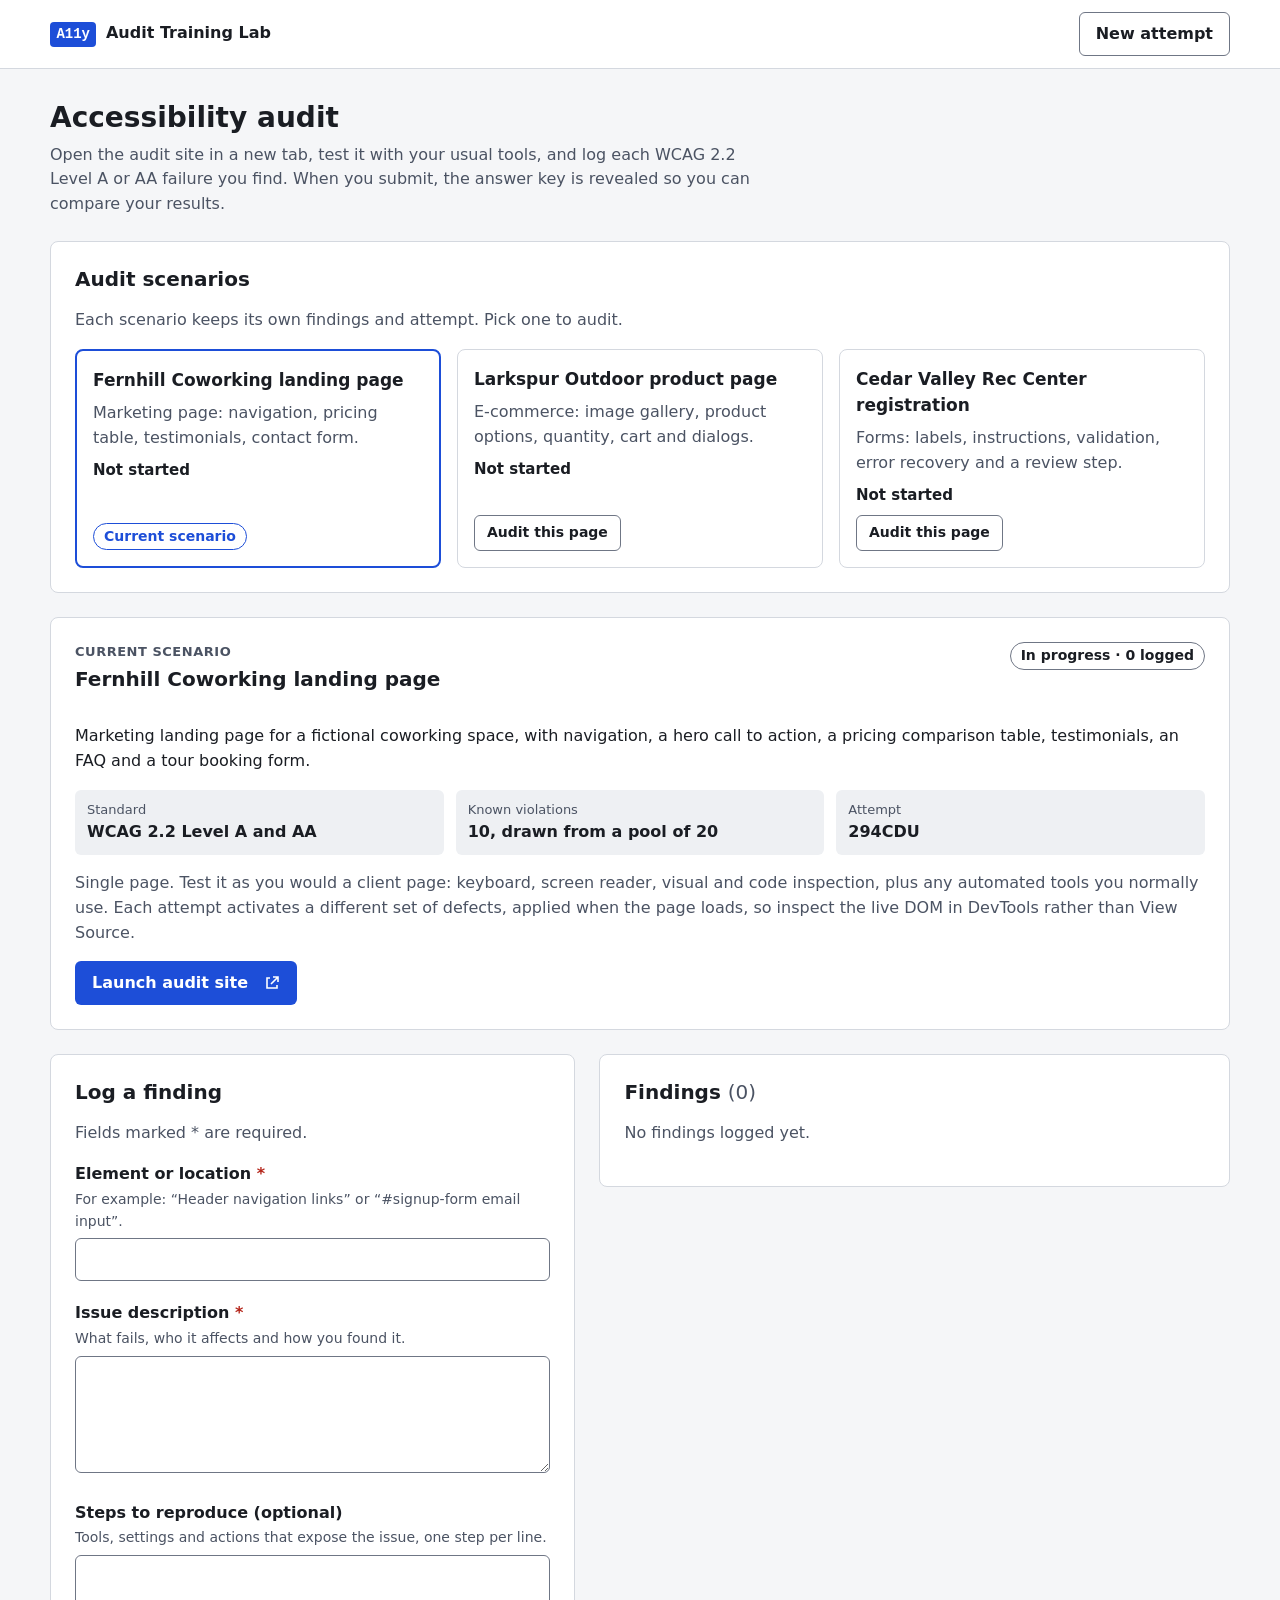
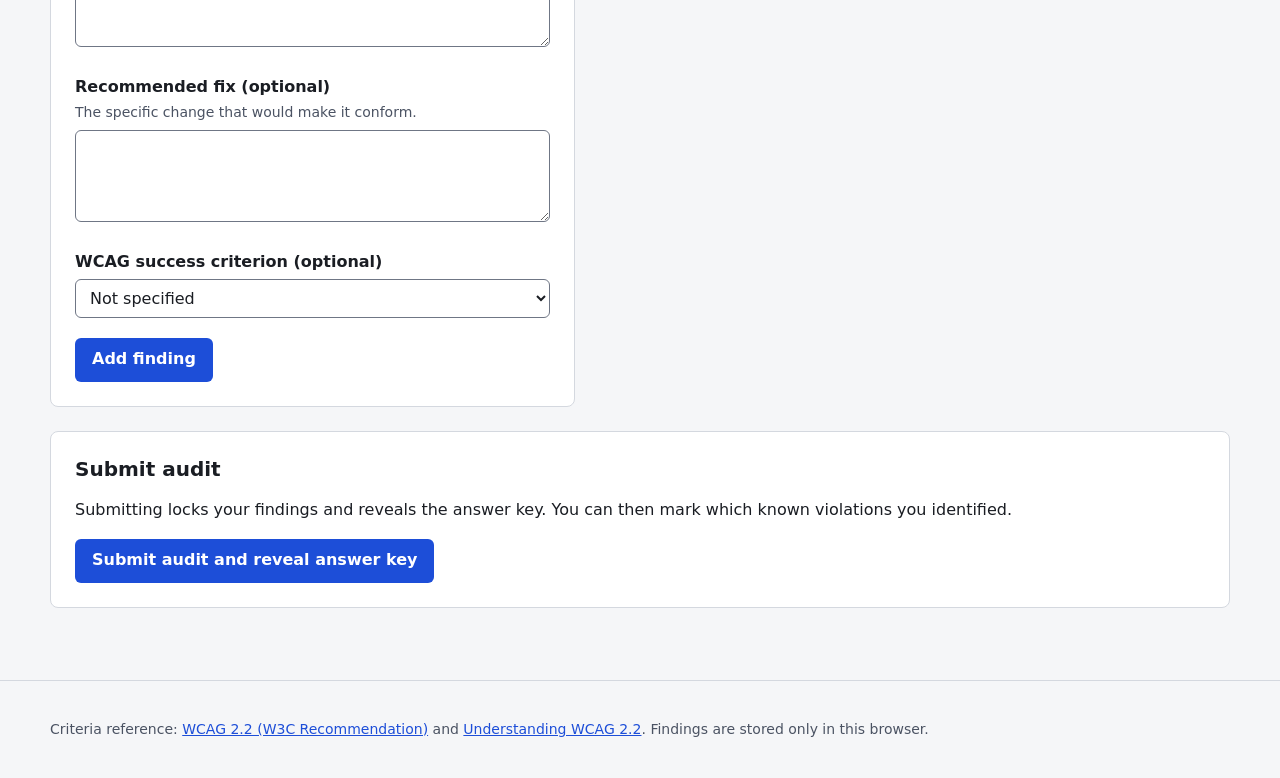
<file: index.html>
<!DOCTYPE html>
<html lang="en">
<head>
  <meta charset="utf-8">
  <meta name="viewport" content="width=device-width, initial-scale=1">
  <title>Accessibility Audit Training Lab</title>
  <meta name="description" content="Practice WCAG 2.2 accessibility audits against pages with known, intentionally injected violations.">
  <link rel="stylesheet" href="css/app.css">
  <script src="scenarios/shared/attempt-engine.js" defer></script>
  <script src="js/app.js" defer></script>
</head>
<body>
  <a class="skip-link" href="#main">Skip to main content</a>

  <header class="app-header">
    <div class="wrap header-inner">
      <p class="brand"><span class="brand-mark" aria-hidden="true">A11y</span> Audit Training Lab</p>
      <button type="button" class="btn btn-ghost" id="reset-btn">New attempt</button>
    </div>
  </header>

  <main id="main" tabindex="-1">
    <div class="wrap">
      <h1>Accessibility audit</h1>
      <p class="intro">Open the audit site in a new tab, test it with your usual tools, and log each WCAG 2.2 Level A or AA failure you find. When you submit, the answer key is revealed so you can compare your results.</p>

      <noscript><p class="notice">This training app needs JavaScript. The audit site itself works without it.</p></noscript>
      <p class="notice notice-error" id="load-error" hidden></p>

      <section class="panel" aria-labelledby="scenarios-heading">
        <h2 id="scenarios-heading">Audit scenarios</h2>
        <p class="muted">Each scenario keeps its own findings and attempt. Pick one to audit.</p>
        <ul class="scenario-list" id="scenario-list"></ul>
      </section>

      <section class="panel scenario" aria-labelledby="scenario-title">
        <div class="scenario-head">
          <div>
            <p class="eyebrow">Current scenario</p>
            <h2 id="scenario-title" tabindex="-1">Loading scenario…</h2>
          </div>
          <p class="badge" id="audit-state">In progress</p>
        </div>
        <p id="scenario-summary"></p>
        <dl class="meta" id="scenario-meta"></dl>
        <p id="scenario-scope" class="muted"></p>
        <a class="btn btn-primary" id="launch-link" href="#" target="_blank" rel="noopener">
          Launch audit site<span class="visually-hidden"> (opens in a new tab)</span>
          <svg class="icon" viewBox="0 0 16 16" aria-hidden="true" focusable="false"><path d="M6 3H3v10h10v-3M9 2h5v5M14 2L7 9" fill="none" stroke="currentColor" stroke-width="1.6"/></svg>
        </a>
      </section>

      <div class="workspace">
        <section class="panel" id="finding-form-panel" aria-labelledby="form-heading">
          <h2 id="form-heading" tabindex="-1">Log a finding</h2>
          <form id="finding-form" novalidate>
            <p class="muted">Fields marked <span aria-hidden="true">*</span><span class="visually-hidden">with an asterisk</span> are required.</p>

            <div class="field">
              <label for="f-location">Element or location <span class="req" aria-hidden="true">*</span></label>
              <p class="hint" id="f-location-hint">For example: “Header navigation links” or “#signup-form email input”.</p>
              <input type="text" id="f-location" name="location" required aria-describedby="f-location-hint f-location-error" autocomplete="off">
              <p class="error" id="f-location-error" hidden></p>
            </div>

            <div class="field">
              <label for="f-description">Issue description <span class="req" aria-hidden="true">*</span></label>
              <p class="hint" id="f-description-hint">What fails, who it affects and how you found it.</p>
              <textarea id="f-description" name="description" rows="4" required aria-describedby="f-description-hint f-description-error"></textarea>
              <p class="error" id="f-description-error" hidden></p>
            </div>

            <div class="field">
              <label for="f-steps">Steps to reproduce (optional)</label>
              <p class="hint" id="f-steps-hint">Tools, settings and actions that expose the issue, one step per line.</p>
              <textarea id="f-steps" name="steps" rows="3" aria-describedby="f-steps-hint"></textarea>
            </div>

            <div class="field">
              <label for="f-fix">Recommended fix (optional)</label>
              <p class="hint" id="f-fix-hint">The specific change that would make it conform.</p>
              <textarea id="f-fix" name="fix" rows="3" aria-describedby="f-fix-hint"></textarea>
            </div>

            <div class="field">
              <label for="f-wcag">WCAG success criterion (optional)</label>
              <select id="f-wcag" name="wcag" aria-describedby="f-wcag-help">
                <option value="">Not specified</option>
              </select>
              <div class="criterion-help" id="f-wcag-help"></div>
            </div>

            <div class="form-actions">
              <button type="submit" class="btn btn-primary" id="save-btn">Add finding</button>
              <button type="button" class="btn btn-secondary" id="cancel-edit-btn" hidden>Cancel edit</button>
            </div>
          </form>
          <p class="notice" id="form-locked" hidden>This audit has been submitted, so findings are read-only. Start a new attempt to audit again.</p>
        </section>

        <section class="panel" aria-labelledby="findings-heading">
          <h2 id="findings-heading" tabindex="-1">Findings <span class="count" id="findings-count">(0)</span></h2>
          <p class="muted" id="findings-empty">No findings logged yet.</p>
          <ol class="findings" id="findings-list"></ol>
        </section>
      </div>

      <section class="panel submit-panel" id="submit-panel" aria-labelledby="submit-heading">
        <h2 id="submit-heading">Submit audit</h2>
        <p>Submitting locks your findings and reveals the answer key. You can then mark which known violations you identified.</p>
        <button type="button" class="btn btn-primary" id="submit-btn">Submit audit and reveal answer key</button>
      </section>

      <section class="panel results" id="results" aria-labelledby="results-heading" hidden>
        <h2 id="results-heading" tabindex="-1">Results</h2>
        <div class="score" id="score" aria-live="polite" aria-atomic="true"></div>
        <p>For each known violation below, compare it with your findings and tick the box if you identified it. Your findings that cite the same criterion are listed as possible matches.</p>
        <p><a id="corrected-link" href="#" target="_blank" rel="noopener">Open the corrected page<span class="visually-hidden"> (opens in a new tab)</span></a> to compare it with the version you audited.</p>

        <h3>Answer key</h3>
        <ol class="answer-key" id="answer-key"></ol>

        <div class="summary-grid">
          <div>
            <h3 id="identified-heading">Identified</h3>
            <ul class="summary-list" id="identified-list" aria-labelledby="identified-heading"></ul>
          </div>
          <div>
            <h3 id="missed-heading">Missed</h3>
            <ul class="summary-list" id="missed-list" aria-labelledby="missed-heading"></ul>
          </div>
        </div>
      </section>
    </div>
  </main>

  <footer class="app-footer">
    <div class="wrap">
      <p>Criteria reference: <a href="https://www.w3.org/TR/WCAG22/">WCAG 2.2 (W3C Recommendation)</a> and <a href="https://www.w3.org/WAI/WCAG22/Understanding/">Understanding WCAG 2.2</a>. Findings are stored only in this browser.</p>
    </div>
  </footer>

  <div class="visually-hidden" id="announcer" role="status" aria-live="polite"></div>
</body>
</html>
</file>
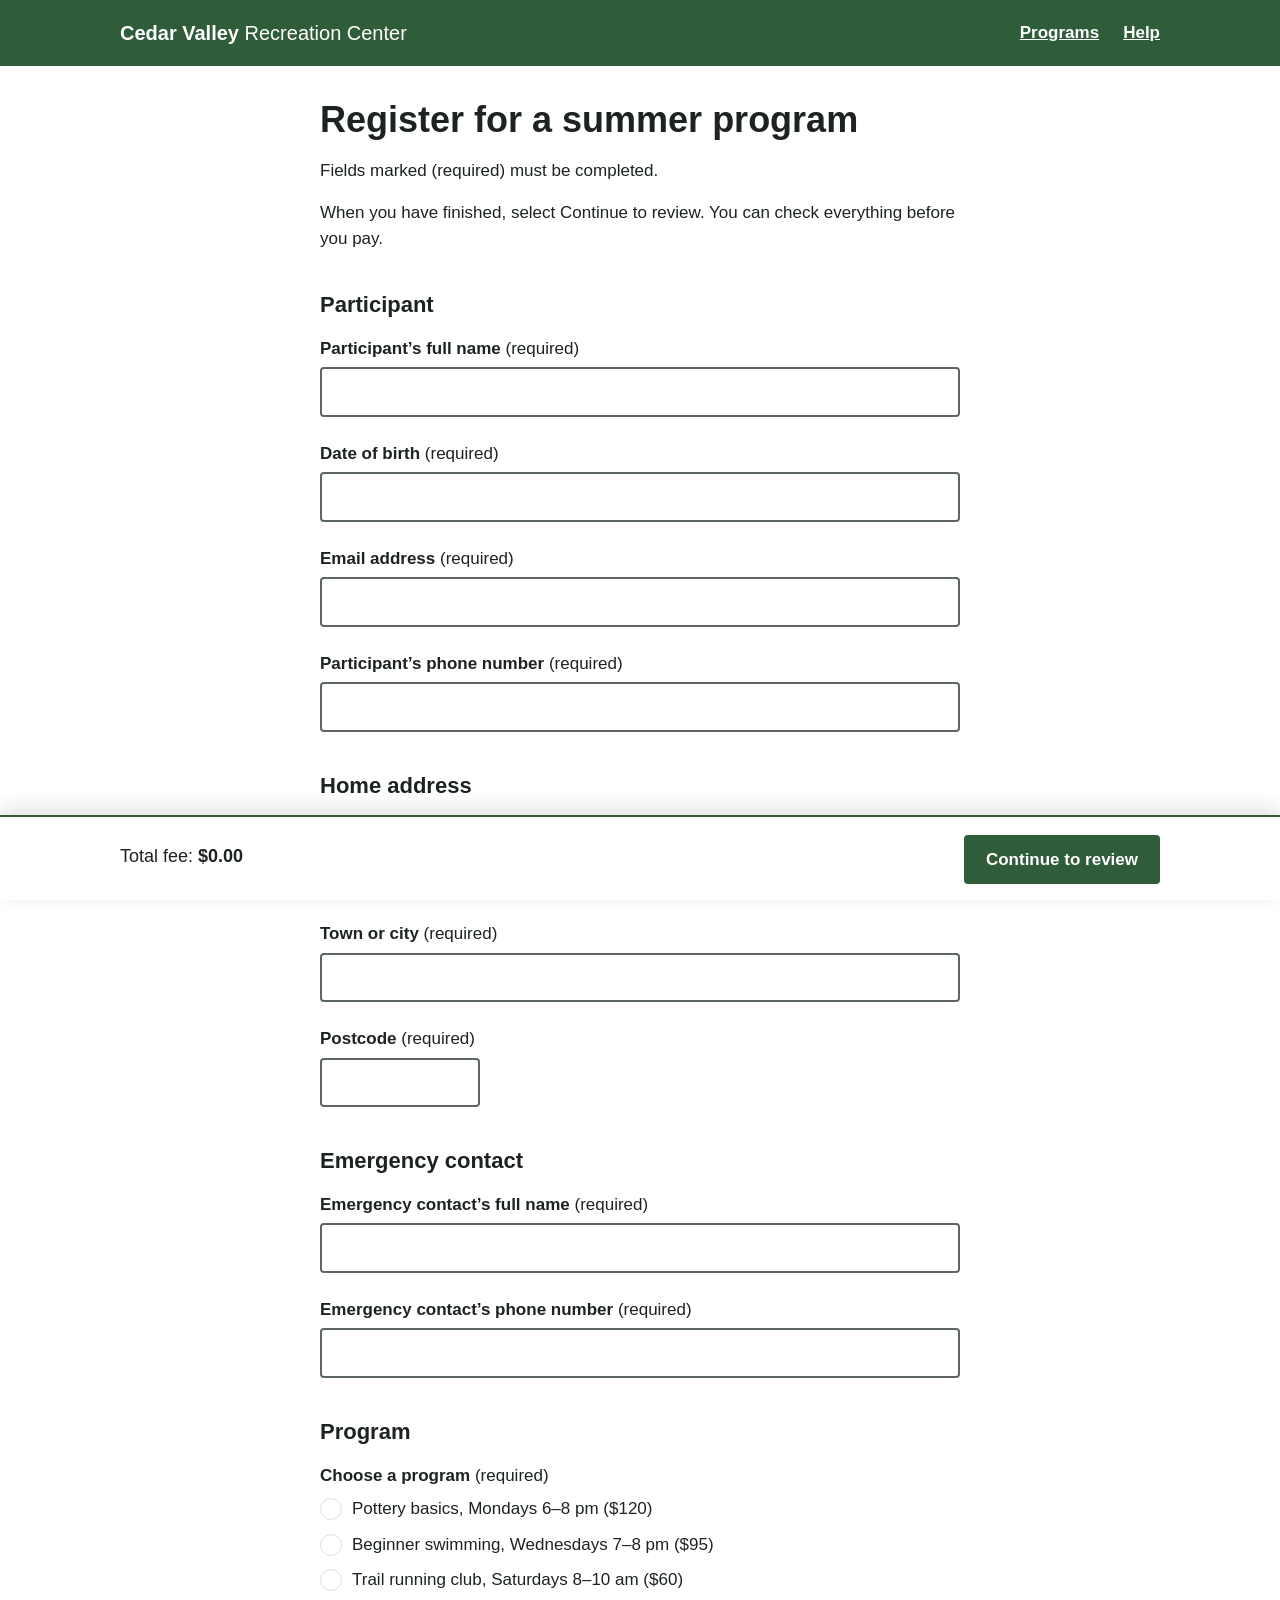
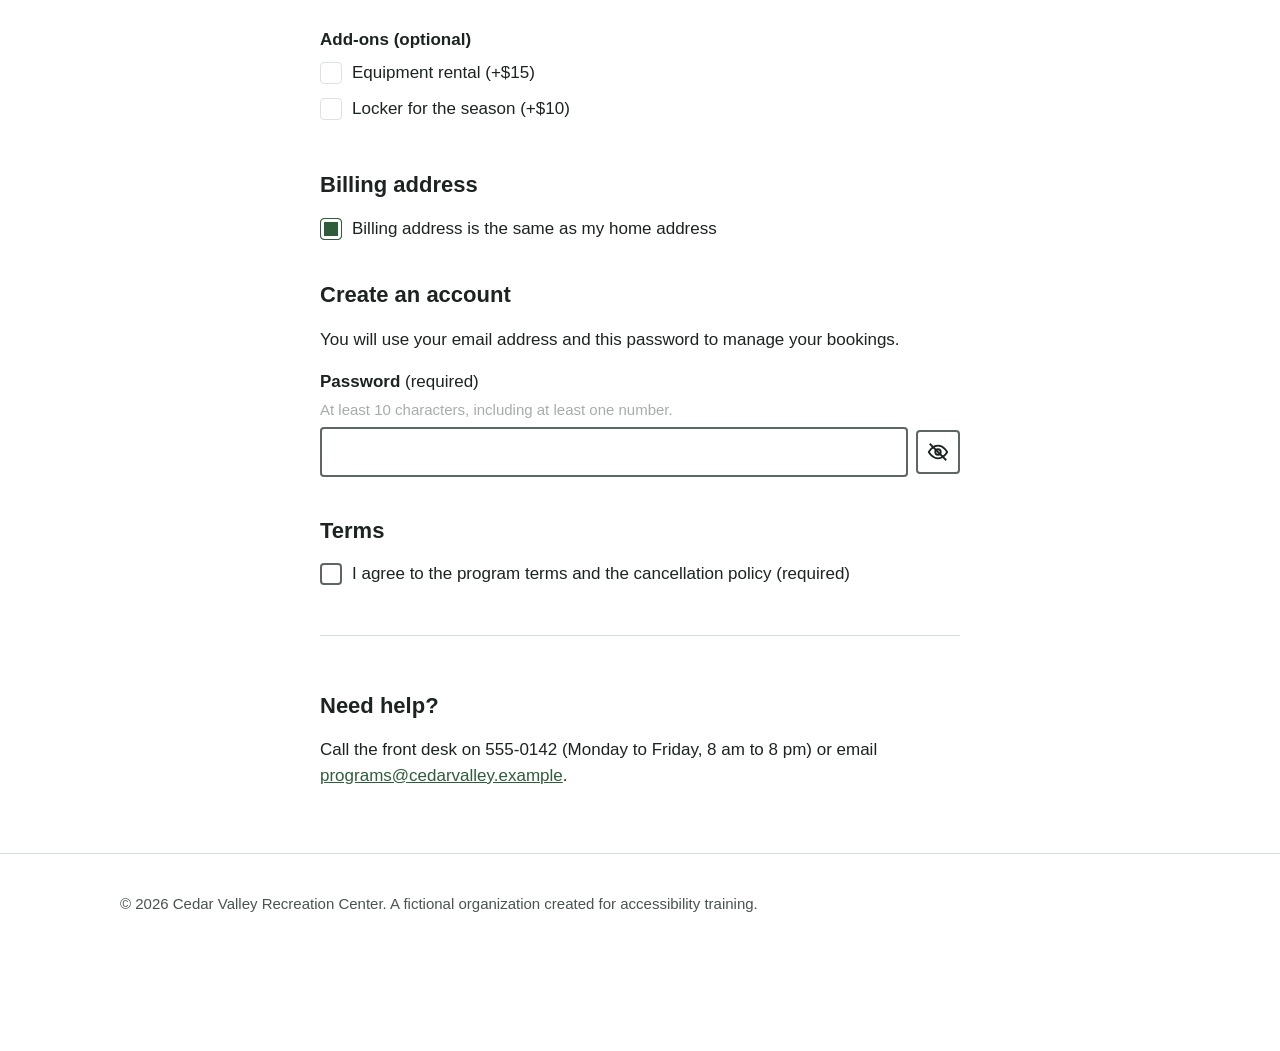
<file: scenarios/cedarvalley/index.html>
<!DOCTYPE html>
<html lang="en">
<head>
  <meta charset="utf-8">
  <meta name="viewport" content="width=device-width, initial-scale=1">
  <title>Register for a summer program | Cedar Valley Recreation Center</title>
  <link rel="stylesheet" href="styles.css">
</head>
<body>
  <a class="skip-link" href="#main">Skip to main content</a>

  <header class="site-header">
    <div class="container header-inner">
      <a class="logo" href="index.html">Cedar Valley <span>Recreation Center</span></a>
      <nav aria-label="Main">
        <ul class="site-nav">
          <li><a href="#program-group">Programs</a></li>
          <li><a href="#help">Help</a></li>
        </ul>
      </nav>
    </div>
  </header>

  <main id="main" tabindex="-1">
    <div class="container narrow">
      <h1>Register for a summer program</h1>
      <p id="required-note">Fields marked (required) must be completed.</p>
      <p id="finish-note">When you have finished, select Continue to review. You can check everything before you pay.</p>

      <div class="error-summary" id="error-summary" tabindex="-1" hidden>
        <h2 id="error-summary-title">There is a problem</h2>
        <ul id="error-list"></ul>
      </div>

      <form id="reg-form" class="reg-form" novalidate>
        <h2>Participant</h2>
        <div class="field">
          <label for="p-name"><span class="label-text">Participant’s full name</span> <span class="req">(required)</span></label>
          <p class="field-error" id="p-name-error" hidden></p>
          <input id="p-name" name="p-name" type="text" autocomplete="name" aria-describedby="p-name-error">
        </div>
        <div class="field">
          <label for="p-dob"><span class="label-text">Date of birth</span> <span class="req">(required)</span></label>
          <p class="hint" id="p-dob-hint">Use the format DD/MM/YYYY, for example 27/03/1990.</p>
          <p class="field-error" id="p-dob-error" hidden></p>
          <input id="p-dob" name="p-dob" type="text" inputmode="numeric" autocomplete="bday" aria-describedby="p-dob-hint p-dob-error">
        </div>
        <div class="field">
          <label for="p-email"><span class="label-text">Email address</span> <span class="req">(required)</span></label>
          <p class="field-error" id="p-email-error" hidden></p>
          <input id="p-email" name="p-email" type="email" autocomplete="email" aria-describedby="p-email-error">
        </div>
        <div class="field">
          <label for="p-phone"><span class="label-text">Participant’s phone number</span> <span class="req">(required)</span></label>
          <p class="field-error" id="p-phone-error" hidden></p>
          <input id="p-phone" name="p-phone" type="tel" autocomplete="tel" aria-describedby="p-phone-error">
        </div>

        <h2>Home address</h2>
        <div class="field">
          <label for="a-line1"><span class="label-text">Address line 1</span> <span class="req">(required)</span></label>
          <p class="field-error" id="a-line1-error" hidden></p>
          <input id="a-line1" name="a-line1" type="text" autocomplete="address-line1" aria-describedby="a-line1-error">
        </div>
        <div class="field">
          <label for="a-city"><span class="label-text">Town or city</span> <span class="req">(required)</span></label>
          <p class="field-error" id="a-city-error" hidden></p>
          <input id="a-city" name="a-city" type="text" autocomplete="address-level2" aria-describedby="a-city-error">
        </div>
        <div class="field">
          <label for="a-postcode"><span class="label-text">Postcode</span> <span class="req">(required)</span></label>
          <p class="field-error" id="a-postcode-error" hidden></p>
          <input id="a-postcode" name="a-postcode" type="text" autocomplete="postal-code" class="input-short" aria-describedby="a-postcode-error">
        </div>

        <h2>Emergency contact</h2>
        <div class="field">
          <label for="e-name"><span class="label-text">Emergency contact’s full name</span> <span class="req">(required)</span></label>
          <p class="field-error" id="e-name-error" hidden></p>
          <input id="e-name" name="e-name" type="text" aria-describedby="e-name-error">
        </div>
        <div class="field">
          <label for="e-phone"><span class="label-text">Emergency contact’s phone number</span> <span class="req">(required)</span></label>
          <p class="field-error" id="e-phone-error" hidden></p>
          <input id="e-phone" name="e-phone" type="tel" aria-describedby="e-phone-error">
        </div>

        <h2>Program</h2>
        <fieldset class="group" id="program-group" aria-describedby="program-error">
          <legend><span class="label-text">Choose a program</span> <span class="req">(required)</span></legend>
          <p class="field-error" id="program-error" hidden></p>
          <div class="choice">
            <input type="radio" id="prog-pottery" name="program" value="pottery" data-price="120" data-label="Pottery basics">
            <label for="prog-pottery">Pottery basics, Mondays 6–8 pm ($120)</label>
          </div>
          <div class="choice">
            <input type="radio" id="prog-swim" name="program" value="swim" data-price="95" data-label="Beginner swimming">
            <label for="prog-swim">Beginner swimming, Wednesdays 7–8 pm ($95)</label>
          </div>
          <div class="choice">
            <input type="radio" id="prog-trail" name="program" value="trail" data-price="60" data-label="Trail running club">
            <label for="prog-trail">Trail running club, Saturdays 8–10 am ($60)</label>
          </div>
        </fieldset>

        <fieldset class="group" id="addons-group">
          <legend>Add-ons (optional)</legend>
          <div class="choice">
            <input type="checkbox" id="addon-rental" name="addons" value="rental" data-price="15" data-label="Equipment rental">
            <label for="addon-rental">Equipment rental (+$15)</label>
          </div>
          <div class="choice">
            <input type="checkbox" id="addon-locker" name="addons" value="locker" data-price="10" data-label="Locker for the season">
            <label for="addon-locker">Locker for the season (+$10)</label>
          </div>
        </fieldset>

        <h2>Billing address</h2>
        <div class="choice" id="same-address-row">
          <input type="checkbox" id="same-address" checked>
          <label for="same-address">Billing address is the same as my home address</label>
        </div>
        <div id="billing-fields" hidden>
          <div class="field">
            <label for="b-line1"><span class="label-text">Billing address line 1</span> <span class="req">(required)</span></label>
            <p class="field-error" id="b-line1-error" hidden></p>
            <input id="b-line1" name="b-line1" type="text" autocomplete="billing address-line1" aria-describedby="b-line1-error">
          </div>
          <div class="field">
            <label for="b-city"><span class="label-text">Billing town or city</span> <span class="req">(required)</span></label>
            <p class="field-error" id="b-city-error" hidden></p>
            <input id="b-city" name="b-city" type="text" autocomplete="billing address-level2" aria-describedby="b-city-error">
          </div>
          <div class="field">
            <label for="b-postcode"><span class="label-text">Billing postcode</span> <span class="req">(required)</span></label>
            <p class="field-error" id="b-postcode-error" hidden></p>
            <input id="b-postcode" name="b-postcode" type="text" autocomplete="billing postal-code" class="input-short" aria-describedby="b-postcode-error">
          </div>
        </div>

        <h2>Create an account</h2>
        <p>You will use your email address and this password to manage your bookings.</p>
        <div class="field">
          <label for="password"><span class="label-text">Password</span> <span class="req">(required)</span></label>
          <p class="hint" id="password-hint">At least 10 characters, including at least one number.</p>
          <p class="field-error" id="password-error" hidden></p>
          <div class="password-row">
            <input id="password" name="password" type="password" autocomplete="new-password" aria-describedby="password-hint password-error">
            <button type="button" class="btn btn-secondary" id="pw-toggle">Show password</button>
          </div>
        </div>

        <h2>Terms</h2>
        <p class="field-error" id="terms-error" hidden></p>
        <div class="choice" id="terms-row">
          <input type="checkbox" id="terms" aria-describedby="terms-error">
          <label for="terms">I agree to the program terms and the cancellation policy <span class="req">(required)</span></label>
        </div>
      </form>

      <section class="review" id="review" aria-labelledby="review-heading" hidden>
        <h2 id="review-heading" tabindex="-1">Check your registration</h2>
        <p>Make sure everything is correct before you pay.</p>
        <dl class="review-list" id="review-list"></dl>
        <p class="review-total" id="review-total"></p>
        <div class="actions">
          <button type="button" class="btn btn-secondary" id="edit-btn">Edit registration</button>
          <button type="button" class="btn btn-primary" id="confirm-btn">Confirm and pay</button>
        </div>
      </section>

      <section class="done" id="done" aria-labelledby="done-heading" hidden>
        <h2 id="done-heading" tabindex="-1">Registration complete</h2>
        <p id="done-text"></p>
      </section>

      <section class="help" id="help" aria-labelledby="help-heading">
        <h2 id="help-heading">Need help?</h2>
        <p>Call the front desk on 555-0142 (Monday to Friday, 8 am to 8 pm) or email <a href="mailto:programs@cedarvalley.example">programs@cedarvalley.example</a>.</p>
      </section>
    </div>
  </main>

  <footer class="site-footer">
    <div class="container">
      <p>© 2026 Cedar Valley Recreation Center. A fictional organization created for accessibility training.</p>
    </div>
  </footer>

  <div class="fee-bar" id="fee-bar">
    <div class="container fee-inner">
      <p class="fee">Total fee: <strong id="fee-total">$0.00</strong></p>
      <button type="submit" form="reg-form" class="btn btn-primary" id="continue-btn">Continue to review</button>
    </div>
  </div>

  <script src="../shared/attempt-engine.js"></script>
  <script src="attempt.js"></script>
  <script src="script.js"></script>
</body>
</html>
</file>
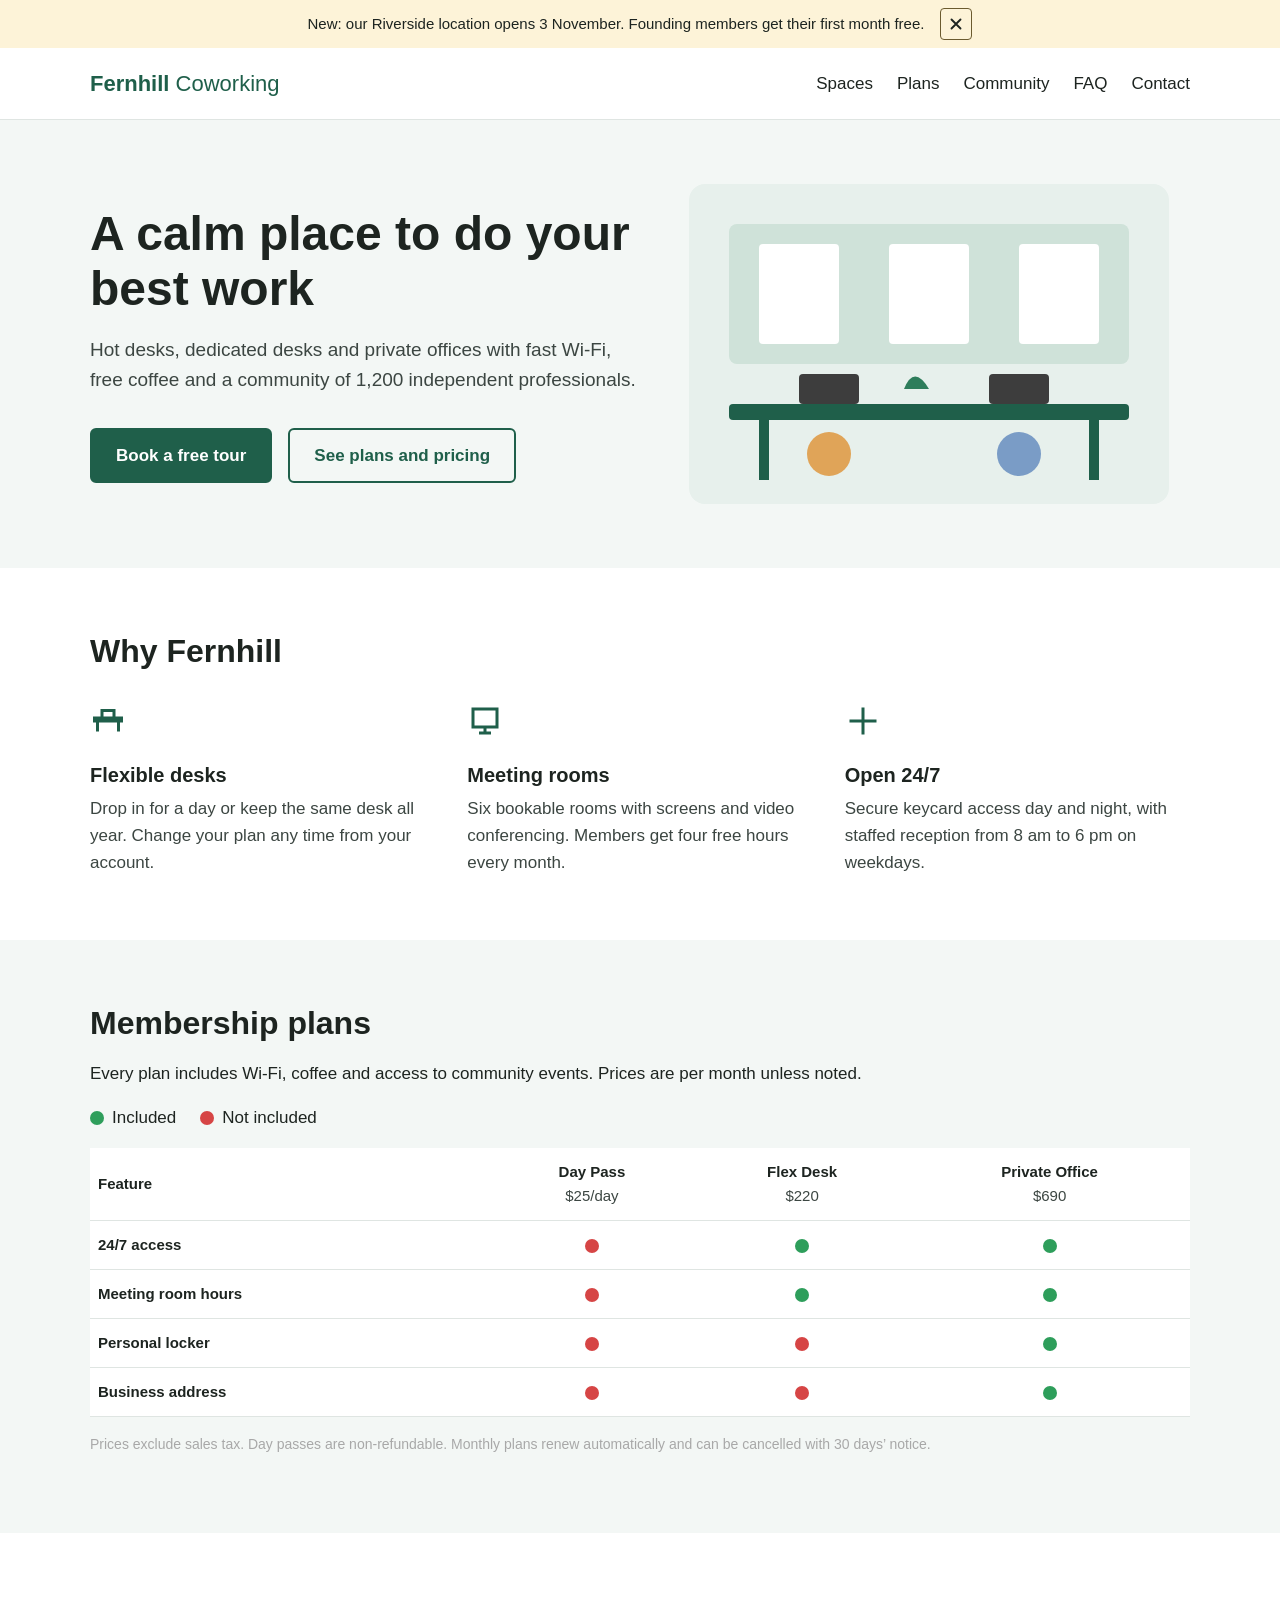
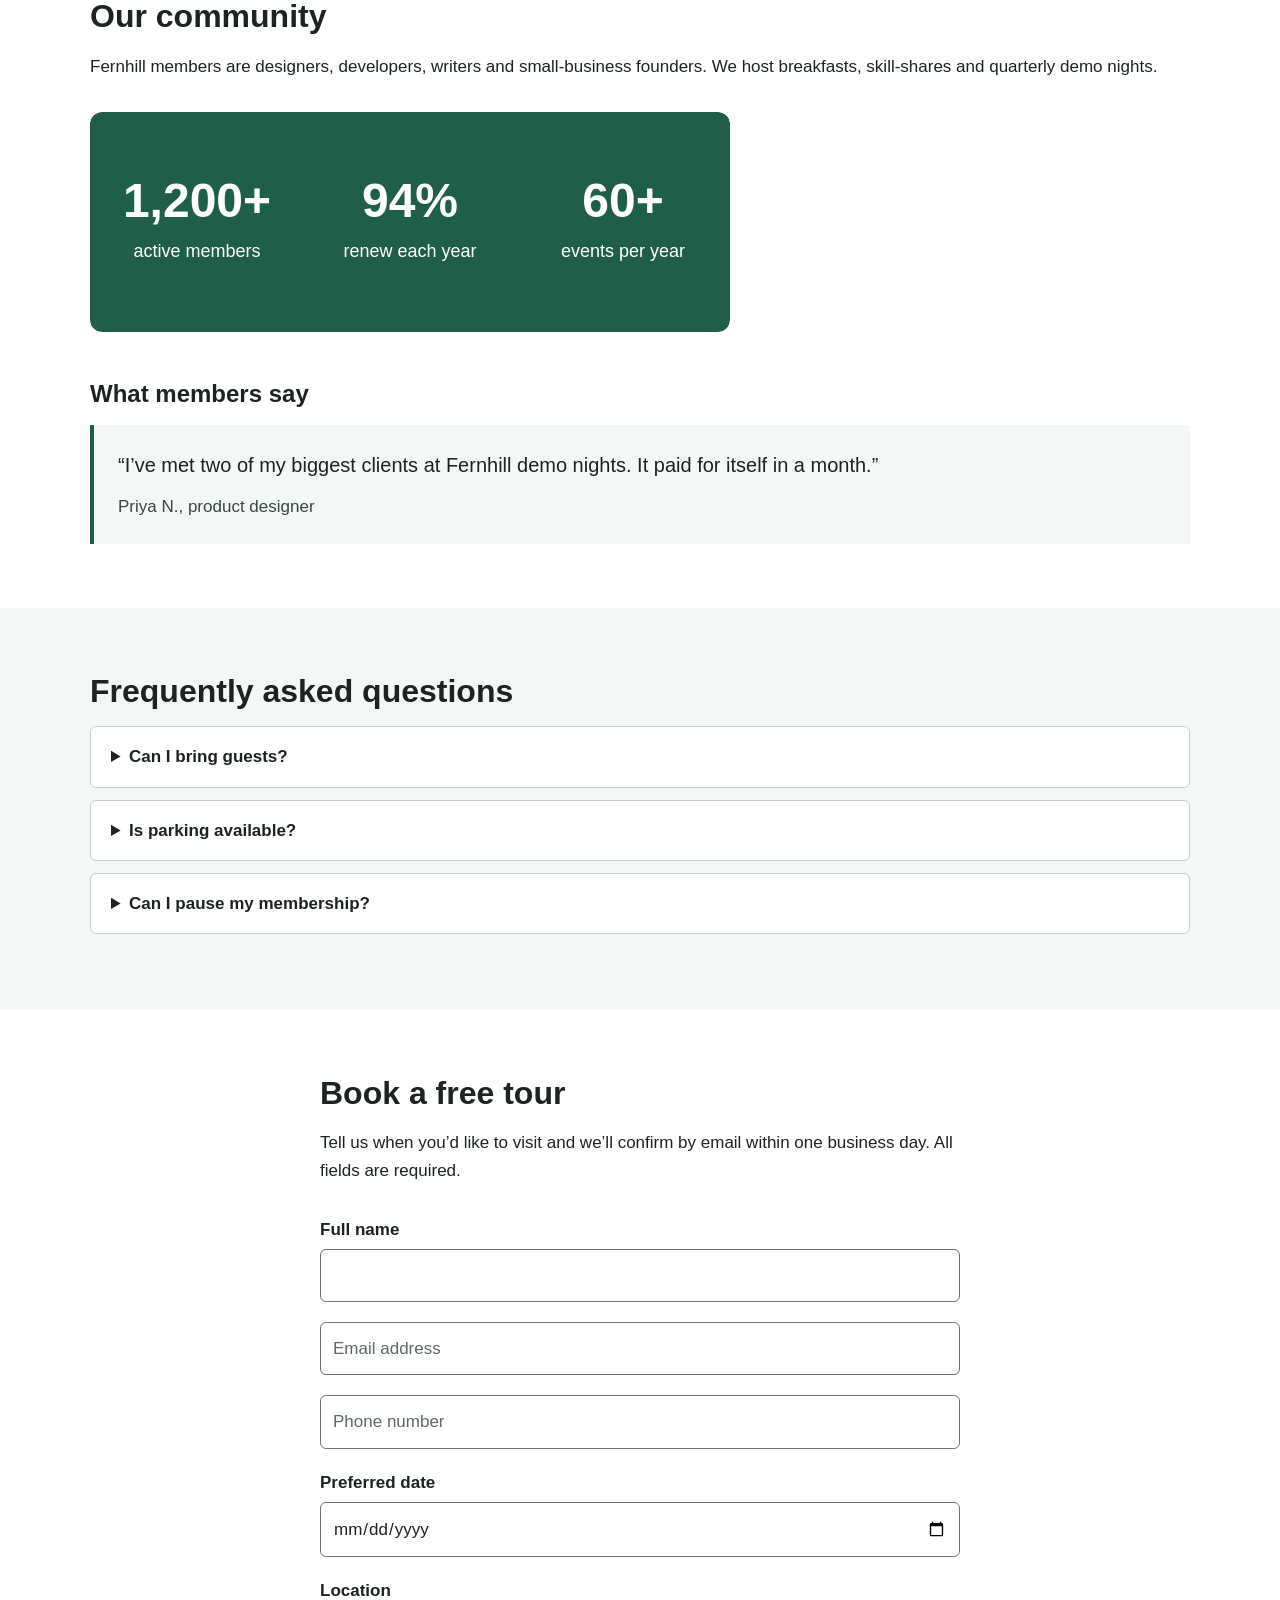
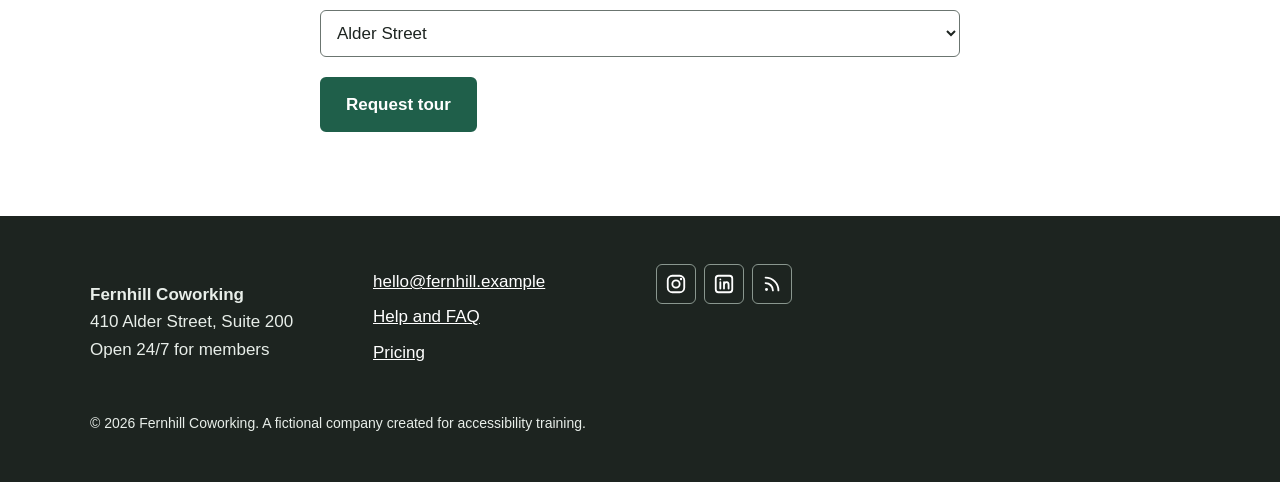
<file: scenarios/fernhill/index.html>
<!DOCTYPE html>
<html lang="en">
<head>
  <meta charset="utf-8">
  <meta name="viewport" content="width=device-width, initial-scale=1">
  <title>Fernhill Coworking | Desks, private offices and meeting rooms</title>
  <link rel="stylesheet" href="styles.css">
</head>
<body>
  <a class="skip-link" href="#main">Skip to main content</a>

  <div class="announcement" id="announcement">
    <p>New: our Riverside location opens 3 November. Founding members get their first month free.</p>
    <button type="button" class="announcement-close" id="announcement-close" aria-label="Close announcement">
      <svg viewBox="0 0 24 24" width="18" height="18" aria-hidden="true" focusable="false">
        <path d="M6 6l12 12M18 6L6 18" stroke="currentColor" stroke-width="2.5" stroke-linecap="round"/>
      </svg>
    </button>
  </div>

  <header class="site-header">
    <div class="container header-inner">
      <a class="logo" href="index.html">Fernhill <span>Coworking</span></a>
      <nav class="site-nav" aria-label="Main">
        <ul>
          <li><a href="#spaces">Spaces</a></li>
          <li><a href="#plans">Plans</a></li>
          <li><a href="#community">Community</a></li>
          <li><a href="#faq">FAQ</a></li>
          <li><a href="#tour">Contact</a></li>
        </ul>
      </nav>
    </div>
  </header>

  <main id="main" tabindex="-1">
    <section class="hero">
      <div class="container hero-inner">
        <div class="hero-copy">
          <h1>A calm place to do your best work</h1>
          <p class="lead">Hot desks, dedicated desks and private offices with fast Wi‑Fi, free coffee and a community of 1,200 independent professionals.</p>
          <div class="hero-actions">
            <a class="btn btn-primary" id="tour-cta" href="#tour">Book a free tour</a>
            <a class="btn btn-secondary" href="#plans">See plans and pricing</a>
          </div>
        </div>
        <img class="hero-image" src="assets/hero.svg" alt="Illustration of a bright coworking room with three windows, a long shared desk and two people working" width="480" height="320">
      </div>
    </section>

    <section id="spaces" class="section">
      <div class="container">
        <h2>Why Fernhill</h2>
        <ul class="features">
          <li>
            <svg class="feature-icon" viewBox="0 0 24 24" aria-hidden="true" focusable="false"><path d="M3 10h18v2H3zM5 12v7M19 12v7M8 5h8v5H8z" stroke="currentColor" stroke-width="2" fill="none"/></svg>
            <h3>Flexible desks</h3>
            <p>Drop in for a day or keep the same desk all year. Change your plan any time from your account.</p>
          </li>
          <li>
            <svg class="feature-icon" viewBox="0 0 24 24" aria-hidden="true" focusable="false"><path d="M4 4h16v12H4zM8 20h8M12 16v4" stroke="currentColor" stroke-width="2" fill="none"/></svg>
            <h3>Meeting rooms</h3>
            <p>Six bookable rooms with screens and video conferencing. Members get four free hours every month.</p>
          </li>
          <li>
            <svg class="feature-icon" viewBox="0 0 24 24" aria-hidden="true" focusable="false"><path d="M12 3v18M3 12h18" stroke="currentColor" stroke-width="2" fill="none"/></svg>
            <h3>Open 24/7</h3>
            <p>Secure keycard access day and night, with staffed reception from 8 am to 6 pm on weekdays.</p>
          </li>
        </ul>
      </div>
    </section>

    <section id="plans" class="section section-alt">
      <div class="container">
        <h2 id="plans-heading">Membership plans</h2>
        <p>Every plan includes Wi‑Fi, coffee and access to community events. Prices are per month unless noted.</p>
        <p class="legend">
          <svg class="mark mark-yes" viewBox="0 0 16 16" aria-hidden="true" focusable="false"><path d="M3 8.5l3 3 7-7"/></svg> Included
          <svg class="mark mark-no" viewBox="0 0 16 16" aria-hidden="true" focusable="false"><path d="M4 8h8"/></svg> Not included
        </p>
        <table class="plans-table">
          <thead>
            <tr>
              <th scope="col">Feature</th>
              <th scope="col">Day Pass<br><span class="price">$25/day</span></th>
              <th scope="col">Flex Desk<br><span class="price">$220</span></th>
              <th scope="col">Private Office<br><span class="price">$690</span></th>
            </tr>
          </thead>
          <tbody>
            <tr>
              <th scope="row">24/7 access</th>
              <td><svg class="mark mark-no" viewBox="0 0 16 16" aria-hidden="true" focusable="false"><path d="M4 8h8"/></svg><span class="visually-hidden">Not included</span></td>
              <td><svg class="mark mark-yes" viewBox="0 0 16 16" aria-hidden="true" focusable="false"><path d="M3 8.5l3 3 7-7"/></svg><span class="visually-hidden">Included</span></td>
              <td><svg class="mark mark-yes" viewBox="0 0 16 16" aria-hidden="true" focusable="false"><path d="M3 8.5l3 3 7-7"/></svg><span class="visually-hidden">Included</span></td>
            </tr>
            <tr>
              <th scope="row">Meeting room hours</th>
              <td><svg class="mark mark-no" viewBox="0 0 16 16" aria-hidden="true" focusable="false"><path d="M4 8h8"/></svg><span class="visually-hidden">Not included</span></td>
              <td><svg class="mark mark-yes" viewBox="0 0 16 16" aria-hidden="true" focusable="false"><path d="M3 8.5l3 3 7-7"/></svg><span class="visually-hidden">Included</span></td>
              <td><svg class="mark mark-yes" viewBox="0 0 16 16" aria-hidden="true" focusable="false"><path d="M3 8.5l3 3 7-7"/></svg><span class="visually-hidden">Included</span></td>
            </tr>
            <tr>
              <th scope="row">Personal locker</th>
              <td><svg class="mark mark-no" viewBox="0 0 16 16" aria-hidden="true" focusable="false"><path d="M4 8h8"/></svg><span class="visually-hidden">Not included</span></td>
              <td><svg class="mark mark-no" viewBox="0 0 16 16" aria-hidden="true" focusable="false"><path d="M4 8h8"/></svg><span class="visually-hidden">Not included</span></td>
              <td><svg class="mark mark-yes" viewBox="0 0 16 16" aria-hidden="true" focusable="false"><path d="M3 8.5l3 3 7-7"/></svg><span class="visually-hidden">Included</span></td>
            </tr>
            <tr>
              <th scope="row">Business address</th>
              <td><svg class="mark mark-no" viewBox="0 0 16 16" aria-hidden="true" focusable="false"><path d="M4 8h8"/></svg><span class="visually-hidden">Not included</span></td>
              <td><svg class="mark mark-no" viewBox="0 0 16 16" aria-hidden="true" focusable="false"><path d="M4 8h8"/></svg><span class="visually-hidden">Not included</span></td>
              <td><svg class="mark mark-yes" viewBox="0 0 16 16" aria-hidden="true" focusable="false"><path d="M3 8.5l3 3 7-7"/></svg><span class="visually-hidden">Included</span></td>
            </tr>
          </tbody>
        </table>
        <p class="fine-print">Prices exclude sales tax. Day passes are non-refundable. Monthly plans renew automatically and can be cancelled with 30 days’ notice.</p>
      </div>
    </section>

    <section id="community" class="section">
      <div class="container">
        <h2>Our community</h2>
        <p>Fernhill members are designers, developers, writers and small-business founders. We host breakfasts, skill-shares and quarterly demo nights.</p>
        <img class="stats" src="assets/member-stats.svg" alt="1,200+ active members, 94% renew each year, 60+ events per year" width="640" height="220">

        <h3 id="testimonials-heading" class="section-title-small">What members say</h3>
        <div class="testimonials" id="testimonials">
          <figure class="testimonial">
            <blockquote><p>“I’ve met two of my biggest clients at Fernhill demo nights. It paid for itself in a month.”</p></blockquote>
            <figcaption>Priya N., product designer</figcaption>
          </figure>
          <figure class="testimonial">
            <blockquote><p>“Quiet when I need to focus, social when I don’t. The staff remember everyone’s name.”</p></blockquote>
            <figcaption>Marcus O., freelance developer</figcaption>
          </figure>
          <figure class="testimonial">
            <blockquote><p>“Moving my team of four into a private office was the easiest decision we made this year.”</p></blockquote>
            <figcaption>Elena R., agency founder</figcaption>
          </figure>
        </div>
      </div>
    </section>

    <section id="faq" class="section section-alt">
      <div class="container">
        <h2>Frequently asked questions</h2>
        <details>
          <summary>Can I bring guests?</summary>
          <p>Yes. Members can bring up to two guests per day at no cost. Guests must sign in at reception.</p>
        </details>
        <details>
          <summary>Is parking available?</summary>
          <p>Bike storage is free. Car parking is available in the public garage next door at a discounted member rate.</p>
        </details>
        <details>
          <summary>Can I pause my membership?</summary>
          <p>Monthly members can pause for up to two months per year. Contact the front desk to arrange it.</p>
        </details>
      </div>
    </section>

    <section id="tour" class="section">
      <div class="container narrow">
        <h2>Book a free tour</h2>
        <p>Tell us when you’d like to visit and we’ll confirm by email within one business day. All fields are required.</p>
        <form id="tour-form" class="tour-form" novalidate>
          <div class="field">
            <label for="name">Full name</label>
            <input id="name" name="name" type="text" autocomplete="name" required aria-describedby="name-error">
            <p class="field-error" id="name-error" hidden></p>
          </div>
          <div class="field">
            <label for="email">Email address</label>
            <input id="email" name="email" type="email" autocomplete="email" required aria-describedby="email-error">
            <p class="field-error" id="email-error" hidden></p>
          </div>
          <div class="field">
            <label for="phone">Phone number</label>
            <input id="phone" name="phone" type="tel" autocomplete="tel" required aria-describedby="phone-error">
            <p class="field-error" id="phone-error" hidden></p>
          </div>
          <div class="field">
            <label for="date">Preferred date</label>
            <input id="date" name="date" type="date" required aria-describedby="date-error">
            <p class="field-error" id="date-error" hidden></p>
          </div>
          <div class="field">
            <label for="location">Location</label>
            <select id="location" name="location">
              <option>Alder Street</option>
              <option>Riverside (opens 3 November)</option>
            </select>
          </div>
          <button type="submit" class="btn btn-primary" id="tour-submit">Request tour</button>
          <p class="form-status" id="form-status" role="status"></p>
        </form>
      </div>
    </section>
  </main>

  <footer class="site-footer">
    <div class="container footer-inner">
      <p><strong>Fernhill Coworking</strong><br>410 Alder Street, Suite 200<br>Open 24/7 for members</p>
      <ul class="footer-links">
        <li><a href="mailto:hello@fernhill.example">hello@fernhill.example</a></li>
        <li><a href="#faq">Help and FAQ</a></li>
        <li><a href="#plans">Pricing</a></li>
      </ul>
      <ul class="social" id="social">
        <li>
          <a href="https://example.com/fernhill/instagram" aria-label="Fernhill on Instagram">
            <svg viewBox="0 0 24 24" aria-hidden="true" focusable="false"><rect x="3" y="3" width="18" height="18" rx="5" fill="none" stroke="currentColor" stroke-width="2"/><circle cx="12" cy="12" r="4" fill="none" stroke="currentColor" stroke-width="2"/><circle cx="17.5" cy="6.5" r="1.3" fill="currentColor"/></svg>
          </a>
        </li>
        <li>
          <a href="https://example.com/fernhill/linkedin" aria-label="Fernhill on LinkedIn">
            <svg viewBox="0 0 24 24" aria-hidden="true" focusable="false"><rect x="3" y="3" width="18" height="18" rx="3" fill="none" stroke="currentColor" stroke-width="2"/><path d="M8 10v7M8 7v.01M12 17v-7M12 13c0-2 1.5-3 3-3s2 1 2 3v4" fill="none" stroke="currentColor" stroke-width="2" stroke-linecap="round"/></svg>
          </a>
        </li>
        <li>
          <a href="https://example.com/fernhill/blog.rss" aria-label="Fernhill blog RSS feed">
            <svg viewBox="0 0 24 24" aria-hidden="true" focusable="false"><path d="M5 11a8 8 0 0 1 8 8M5 5a14 14 0 0 1 14 14" fill="none" stroke="currentColor" stroke-width="2" stroke-linecap="round"/><circle cx="6" cy="18" r="1.6" fill="currentColor"/></svg>
          </a>
        </li>
      </ul>
      <p class="copyright">© 2026 Fernhill Coworking. A fictional company created for accessibility training.</p>
    </div>
  </footer>

  <script src="../shared/attempt-engine.js"></script>
  <script src="attempt.js"></script>
  <script src="script.js"></script>
</body>
</html>
</file>
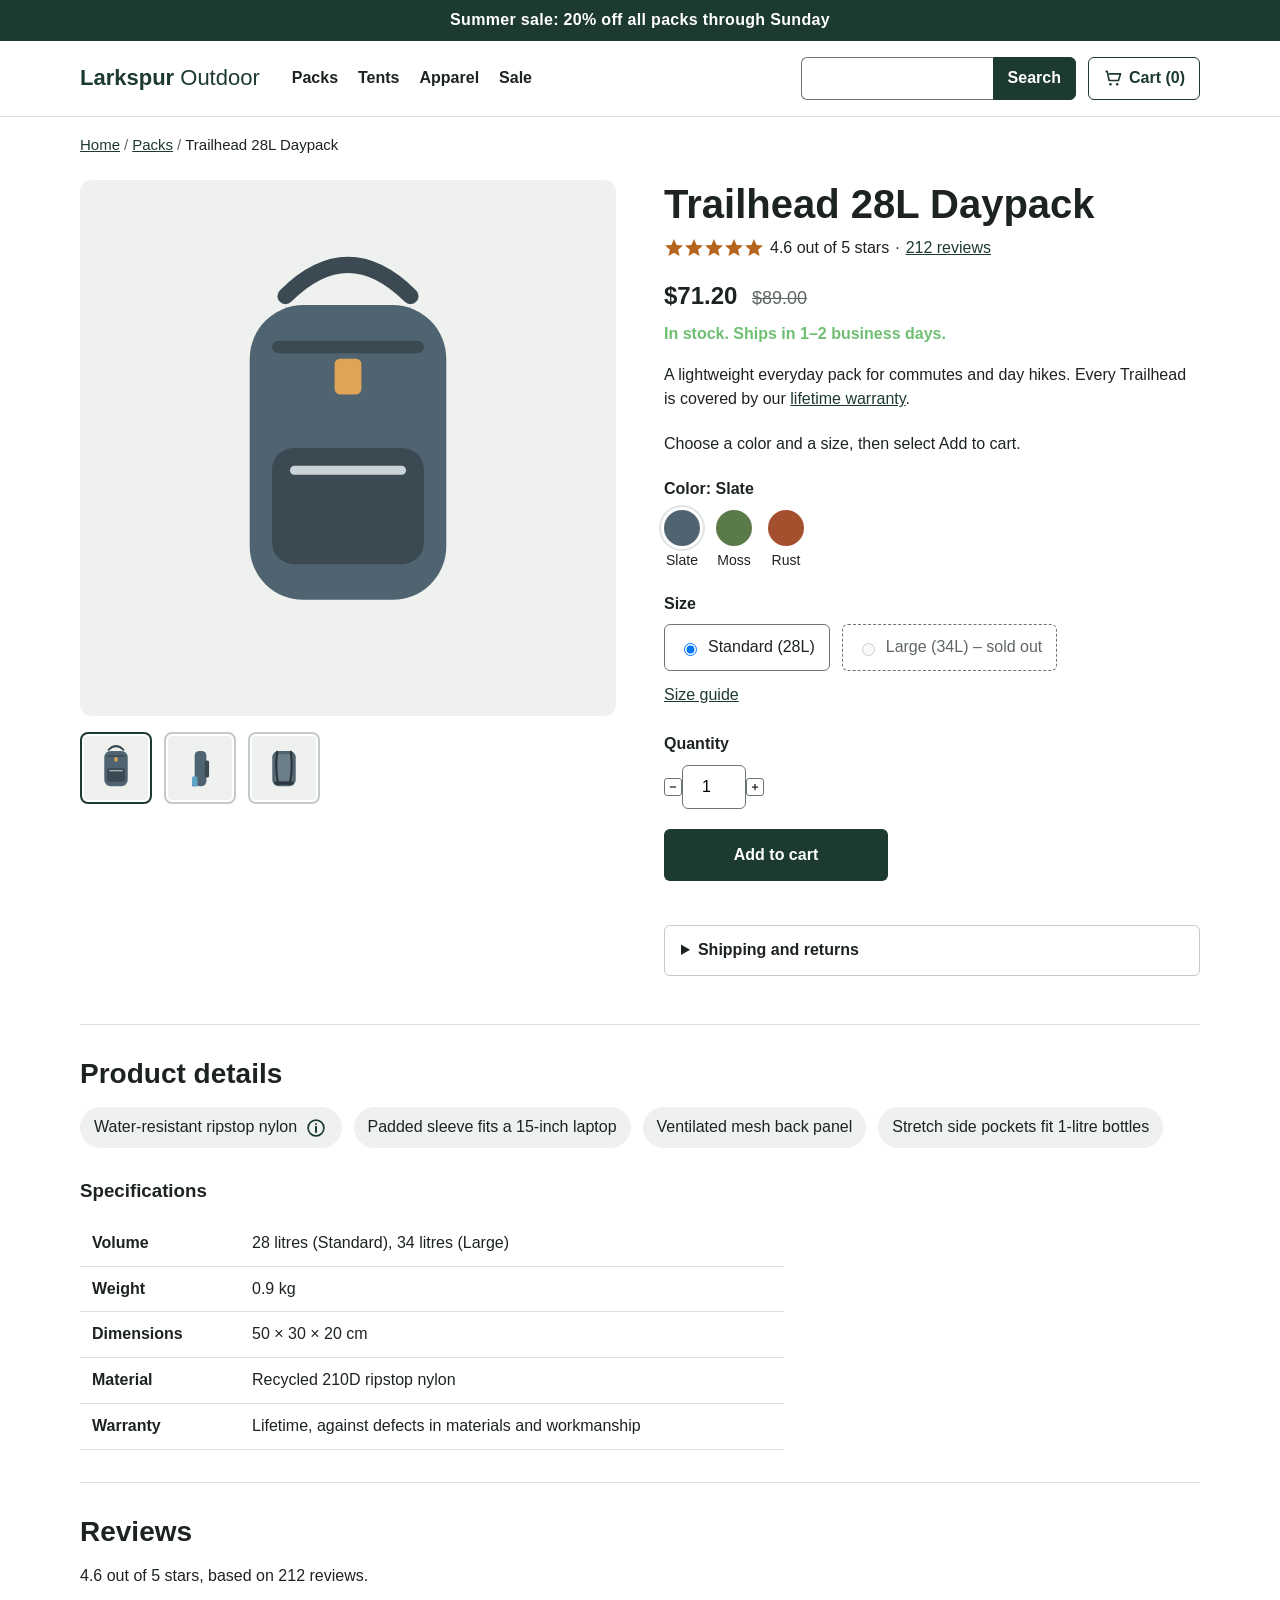
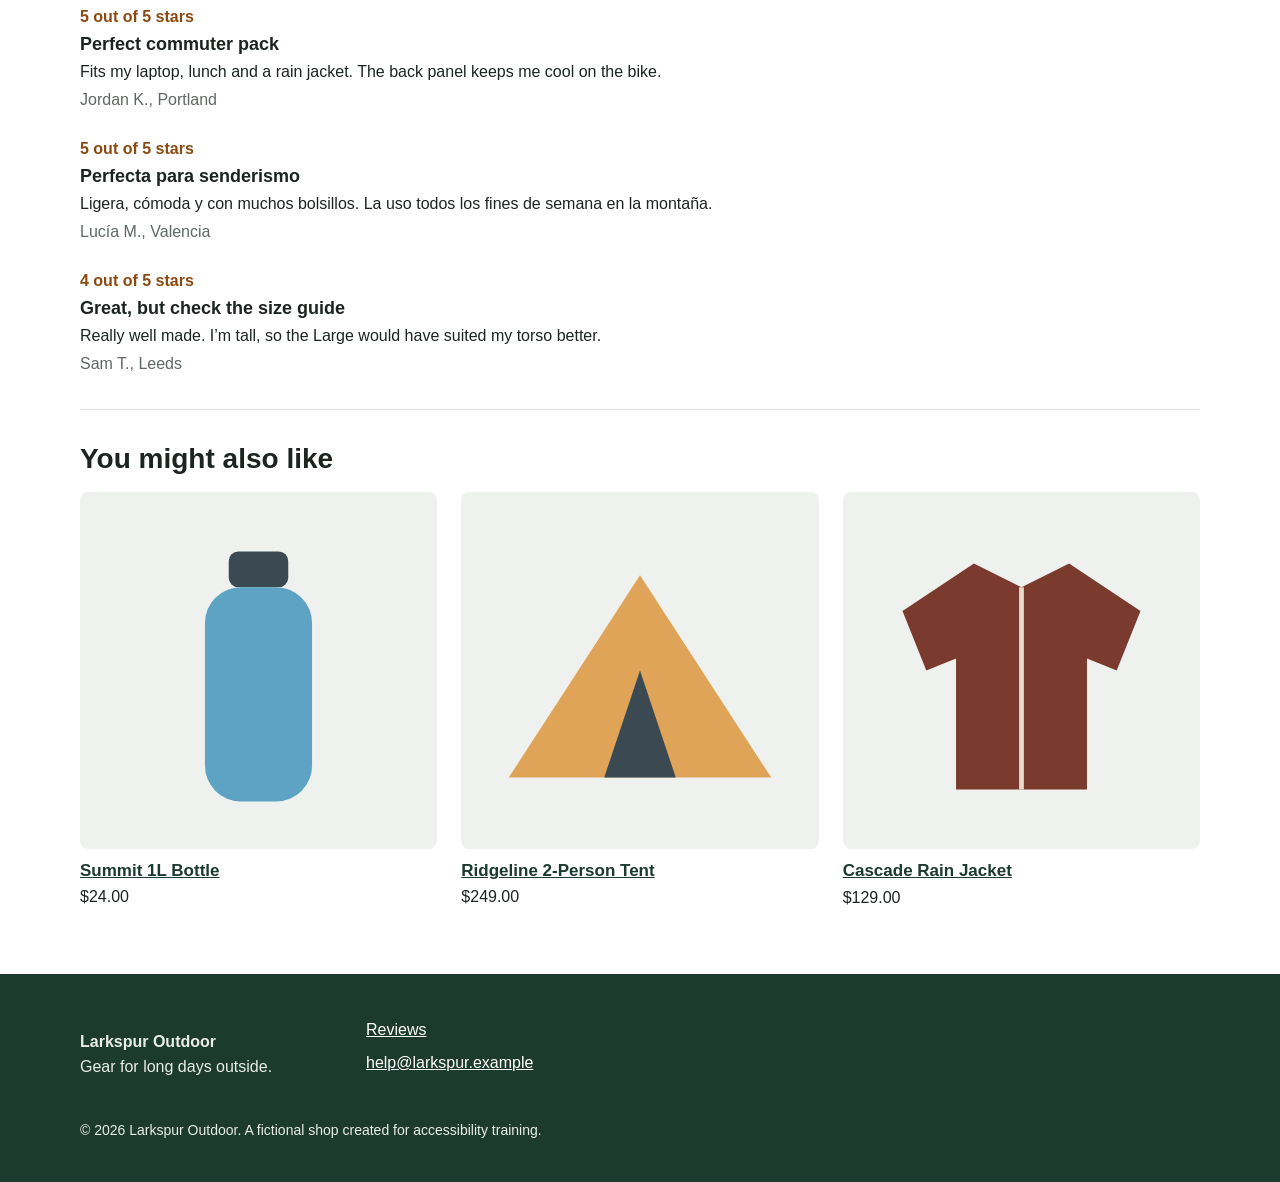
<file: scenarios/larkspur/index.html>
<!DOCTYPE html>
<html lang="en">
<head>
  <meta charset="utf-8">
  <meta name="viewport" content="width=device-width, initial-scale=1">
  <title>Trailhead 28L Daypack | Larkspur Outdoor</title>
  <link rel="stylesheet" href="styles.css">
</head>
<body>
  <a class="skip-link" href="#main">Skip to main content</a>

  <div class="promo" id="promo">
    <p id="promo-text">Summer sale: 20% off all packs through Sunday</p>
  </div>

  <header class="site-header">
    <div class="container header-inner">
      <a class="logo" href="index.html">Larkspur <span>Outdoor</span></a>
      <nav class="site-nav" aria-label="Main">
        <ul>
          <li><a href="#related-heading">Packs</a></li>
          <li><a href="#related-heading">Tents</a></li>
          <li><a href="#related-heading">Apparel</a></li>
          <li><a href="#related-heading">Sale</a></li>
        </ul>
      </nav>
      <div class="header-tools">
        <form class="search" role="search" id="search-form">
          <label for="search-input" class="visually-hidden">Search products</label>
          <input id="search-input" type="search" name="q">
          <button type="submit" class="search-btn">Search</button>
        </form>
        <button type="button" class="cart-btn" id="cart-btn">
          <svg viewBox="0 0 24 24" aria-hidden="true" focusable="false"><path d="M3 4h2l2.4 11h11.2L21 7H7" fill="none" stroke="currentColor" stroke-width="2" stroke-linejoin="round"/><circle cx="9" cy="19.5" r="1.5" fill="currentColor"/><circle cx="17" cy="19.5" r="1.5" fill="currentColor"/></svg>
          <span>Cart (<span id="cart-count">0</span>)</span>
        </button>
      </div>
    </div>
  </header>

  <main id="main" tabindex="-1">
    <div class="container">
      <nav class="breadcrumb" aria-label="Breadcrumb">
        <ol>
          <li><a href="index.html">Home</a></li>
          <li><a href="#related-heading">Packs</a></li>
          <li><a href="index.html" aria-current="page">Trailhead 28L Daypack</a></li>
        </ol>
      </nav>
    </div>

    <div class="container product">
      <section class="gallery" aria-label="Product images">
        <img id="main-image" class="main-image" src="assets/pack-front.svg" alt="Trailhead 28L Daypack, front view, showing the main compartment and front pocket" width="600" height="600">
        <ul class="thumbs">
          <li>
            <button type="button" class="thumb" aria-pressed="true" data-src="assets/pack-front.svg" data-alt="Trailhead 28L Daypack, front view, showing the main compartment and front pocket">
              <img src="assets/pack-front.svg" alt="" width="64" height="64"><span class="visually-hidden">Show front view</span>
            </button>
          </li>
          <li>
            <button type="button" class="thumb" aria-pressed="false" data-src="assets/pack-side.svg" data-alt="Trailhead 28L Daypack, side view, showing a water bottle in the stretch side pocket">
              <img src="assets/pack-side.svg" alt="" width="64" height="64"><span class="visually-hidden">Show side view</span>
            </button>
          </li>
          <li>
            <button type="button" class="thumb" aria-pressed="false" data-src="assets/pack-back.svg" data-alt="Trailhead 28L Daypack, back view, showing padded shoulder straps and a ventilated back panel">
              <img src="assets/pack-back.svg" alt="" width="64" height="64"><span class="visually-hidden">Show back view</span>
            </button>
          </li>
        </ul>
      </section>

      <div class="product-info">
        <h1>Trailhead 28L Daypack</h1>
        <p class="rating">
          <svg class="stars" viewBox="0 0 100 20" aria-hidden="true" focusable="false"><path d="M10 1l2.6 6 6.4.6-4.9 4.2 1.5 6.3L10 14.8 4.4 18.1l1.5-6.3L1 7.6l6.4-.6zM30 1l2.6 6 6.4.6-4.9 4.2 1.5 6.3-5.6-3.3-5.6 3.3 1.5-6.3L21 7.6l6.4-.6zM50 1l2.6 6 6.4.6-4.9 4.2 1.5 6.3-5.6-3.3-5.6 3.3 1.5-6.3L41 7.6l6.4-.6zM70 1l2.6 6 6.4.6-4.9 4.2 1.5 6.3-5.6-3.3-5.6 3.3 1.5-6.3L61 7.6l6.4-.6zM90 1l2.6 6 6.4.6-4.9 4.2 1.5 6.3-5.6-3.3-5.6 3.3 1.5-6.3L81 7.6l6.4-.6z" fill="#b5651d"/></svg>
          <span>4.6 out of 5 stars</span> · <a href="#reviews">212 reviews</a>
        </p>
        <p class="price">
          <span class="price-now"><span class="visually-hidden">Sale price: </span>$71.20</span>
          <s class="price-was"><span class="visually-hidden">Original price: </span>$89.00</s>
        </p>
        <p class="stock" id="stock">In stock. Ships in 1–2 business days.</p>
        <p class="desc" id="desc">A lightweight everyday pack for commutes and day hikes. Every Trailhead is covered by our <a href="#specs">lifetime warranty</a>.</p>
        <p class="instructions" id="instructions">Choose a color and a size, then select Add to cart.</p>

        <form id="buy-form" class="buy-form">
          <fieldset class="options" id="color-group">
            <legend>Color: <span id="color-name">Slate</span></legend>
            <div class="swatches" id="swatches">
              <label class="swatch">
                <input type="radio" name="color" value="Slate" class="visually-hidden" checked>
                <span class="swatch-chip" style="background:#4f6470"></span>
                <span class="swatch-label">Slate</span>
              </label>
              <label class="swatch">
                <input type="radio" name="color" value="Moss" class="visually-hidden">
                <span class="swatch-chip" style="background:#5b7a4a"></span>
                <span class="swatch-label">Moss</span>
              </label>
              <label class="swatch">
                <input type="radio" name="color" value="Rust" class="visually-hidden">
                <span class="swatch-chip" style="background:#a4502f"></span>
                <span class="swatch-label">Rust</span>
              </label>
            </div>
          </fieldset>

          <fieldset class="options" id="size-group">
            <legend>Size</legend>
            <div class="sizes">
              <label class="size-option">
                <input type="radio" name="size" value="Standard (28L)" checked>
                <span>Standard (28L)</span>
              </label>
              <label class="size-option is-soldout">
                <input type="radio" name="size" value="Large (34L)" disabled>
                <span>Large (34L)<span class="soldout-note"> – sold out</span></span>
              </label>
            </div>
            <button type="button" class="link-btn" id="size-guide-btn">Size guide</button>
          </fieldset>

          <div class="qty-field">
            <label for="qty">Quantity</label>
            <div class="qty" id="qty-control">
              <button type="button" class="qty-btn" id="qty-dec" aria-label="Decrease quantity">
                <svg viewBox="0 0 16 16" aria-hidden="true" focusable="false"><path d="M3 8h10" stroke="currentColor" stroke-width="2"/></svg>
              </button>
              <input id="qty" name="qty" type="number" min="1" max="10" value="1" inputmode="numeric">
              <button type="button" class="qty-btn" id="qty-inc" aria-label="Increase quantity">
                <svg viewBox="0 0 16 16" aria-hidden="true" focusable="false"><path d="M3 8h10M8 3v10" stroke="currentColor" stroke-width="2"/></svg>
              </button>
            </div>
          </div>

          <button type="submit" class="btn btn-primary add-btn" id="add-btn">Add to cart</button>
          <p class="cart-status" id="cart-status" role="status"></p>
        </form>

        <details class="info">
          <summary>Shipping and returns</summary>
          <p>Free standard shipping on orders over $75. Free returns within 60 days of delivery.</p>
        </details>
      </div>
    </div>

    <section class="container section" aria-labelledby="details-heading">
      <h2 id="details-heading">Product details</h2>
      <ul class="highlights" id="highlights">
        <li>
          Water-resistant <span class="term">ripstop nylon</span>
          <span class="tip-wrap">
            <button type="button" class="info-btn" id="ripstop-btn" aria-expanded="false" aria-controls="ripstop-tip">
              <svg viewBox="0 0 16 16" aria-hidden="true" focusable="false"><circle cx="8" cy="8" r="7" fill="none" stroke="currentColor" stroke-width="1.5"/><path d="M8 7v4.5M8 4.5v.01" stroke="currentColor" stroke-width="1.8" stroke-linecap="round"/></svg>
              <span class="visually-hidden">About ripstop nylon</span>
            </button>
            <span class="tip" id="ripstop-tip" hidden>Ripstop is woven with a reinforcing grid, so small tears cannot spread.</span>
          </span>
        </li>
        <li>Padded sleeve fits a 15-inch laptop</li>
        <li>Ventilated mesh back panel</li>
        <li>Stretch side pockets fit 1-litre bottles</li>
      </ul>

      <h3>Specifications</h3>
      <table class="specs" id="specs">
        <caption class="visually-hidden">Trailhead 28L Daypack specifications</caption>
        <tbody>
          <tr><th scope="row">Volume</th><td>28 litres (Standard), 34 litres (Large)</td></tr>
          <tr><th scope="row">Weight</th><td>0.9 kg</td></tr>
          <tr><th scope="row">Dimensions</th><td>50 × 30 × 20 cm</td></tr>
          <tr><th scope="row">Material</th><td>Recycled 210D ripstop nylon</td></tr>
          <tr><th scope="row">Warranty</th><td>Lifetime, against defects in materials and workmanship</td></tr>
        </tbody>
      </table>
    </section>

    <section id="reviews" class="container section" aria-labelledby="reviews-heading">
      <h2 id="reviews-heading">Reviews</h2>
      <p>4.6 out of 5 stars, based on 212 reviews.</p>
      <ul class="reviews">
        <li class="review">
          <p class="review-rating">5 out of 5 stars</p>
          <h3>Perfect commuter pack</h3>
          <blockquote><p>Fits my laptop, lunch and a rain jacket. The back panel keeps me cool on the bike.</p></blockquote>
          <p class="review-author">Jordan K., Portland</p>
        </li>
        <li class="review">
          <p class="review-rating">5 out of 5 stars</p>
          <div class="review-body" id="review-es" lang="es">
            <h3>Perfecta para senderismo</h3>
            <blockquote><p>Ligera, cómoda y con muchos bolsillos. La uso todos los fines de semana en la montaña.</p></blockquote>
          </div>
          <p class="review-author">Lucía M., Valencia</p>
        </li>
        <li class="review">
          <p class="review-rating">4 out of 5 stars</p>
          <h3>Great, but check the size guide</h3>
          <blockquote><p>Really well made. I’m tall, so the Large would have suited my torso better.</p></blockquote>
          <p class="review-author">Sam T., Leeds</p>
        </li>
      </ul>
    </section>

    <section class="container section" aria-labelledby="related-heading">
      <h2 id="related-heading">You might also like</h2>
      <ul class="related">
        <li class="card">
          <img src="assets/bottle.svg" alt="" width="300" height="300">
          <h3><a href="#related-heading">Summit 1L Bottle</a></h3>
          <p class="card-price">$24.00</p>
        </li>
        <li class="card">
          <img src="assets/tent.svg" alt="" width="300" height="300">
          <h3><a href="#related-heading">Ridgeline 2-Person Tent</a></h3>
          <p class="card-price">$249.00</p>
        </li>
        <li class="card">
          <img src="assets/jacket.svg" alt="" width="300" height="300">
          <h3><a href="#related-heading">Cascade Rain Jacket</a></h3>
          <p class="card-price">$129.00</p>
        </li>
      </ul>
    </section>
  </main>

  <footer class="site-footer">
    <div class="container footer-inner">
      <p><strong>Larkspur Outdoor</strong><br>Gear for long days outside.</p>
      <ul class="footer-links">
        <li><a href="#reviews">Reviews</a></li>
        <li><a href="mailto:help@larkspur.example">help@larkspur.example</a></li>
      </ul>
      <p class="copyright">© 2026 Larkspur Outdoor. A fictional shop created for accessibility training.</p>
    </div>
  </footer>

  <dialog id="cart-dialog" class="dialog" aria-labelledby="cart-title">
    <div class="dialog-head">
      <h2 id="cart-title">Your cart</h2>
      <button type="button" class="dialog-close" id="cart-close" aria-label="Close cart">
        <svg viewBox="0 0 24 24" aria-hidden="true" focusable="false"><path d="M6 6l12 12M18 6L6 18" stroke="currentColor" stroke-width="2.5" stroke-linecap="round"/></svg>
      </button>
    </div>
    <p id="cart-empty">Your cart is empty.</p>
    <ul class="cart-items" id="cart-items"></ul>
    <p class="cart-total" id="cart-total" hidden></p>
  </dialog>

  <dialog id="size-dialog" class="dialog" aria-labelledby="size-title">
    <div class="dialog-head">
      <h2 id="size-title">Size guide</h2>
      <button type="button" class="dialog-close" id="size-close" aria-label="Close size guide">
        <svg viewBox="0 0 24 24" aria-hidden="true" focusable="false"><path d="M6 6l12 12M18 6L6 18" stroke="currentColor" stroke-width="2.5" stroke-linecap="round"/></svg>
      </button>
    </div>
    <table class="size-table">
      <thead>
        <tr><th scope="col">Size</th><th scope="col">Torso length</th><th scope="col">Volume</th></tr>
      </thead>
      <tbody>
        <tr><th scope="row">Standard</th><td>40–48 cm</td><td>28 litres</td></tr>
        <tr><th scope="row">Large</th><td>46–54 cm</td><td>34 litres</td></tr>
      </tbody>
    </table>
    <p>Measure from the bony bump at the base of your neck down to the top of your hip bones.</p>
  </dialog>

  <script src="../shared/attempt-engine.js"></script>
  <script src="attempt.js"></script>
  <script src="script.js"></script>
</body>
</html>
</file>
<file: css/app.css>
:root {
  --bg: #f5f6f8;
  --surface: #ffffff;
  --surface-2: #eef0f3;
  --text: #1a1d23;
  --muted: #4b5363;
  --border: #d4d8df;
  --control-border: #6f7685;
  --accent: #1d4ed8;
  --accent-hover: #1e40af;
  --on-accent: #ffffff;
  --focus: #1d4ed8;
  --danger: #b42318;
  --success: #17703a;
  --success-bg: #e7f5ec;
  --mono: ui-monospace, "SF Mono", Menlo, Consolas, monospace;
  color-scheme: light;
}

@media (prefers-color-scheme: dark) {
  :root:not([data-theme="light"]) {
    --bg: #0f1115;
    --surface: #181b22;
    --surface-2: #222631;
    --text: #e6e8ec;
    --muted: #a7aebb;
    --border: #2f3542;
    --control-border: #828a9a;
    --accent: #8ab4ff;
    --accent-hover: #a9c7ff;
    --on-accent: #0f1115;
    --focus: #8ab4ff;
    --danger: #ff8f85;
    --success: #6fd88f;
    --success-bg: #17301f;
    color-scheme: dark;
  }
}

:root[data-theme="dark"] {
  --bg: #0f1115;
  --surface: #181b22;
  --surface-2: #222631;
  --text: #e6e8ec;
  --muted: #a7aebb;
  --border: #2f3542;
  --control-border: #828a9a;
  --accent: #8ab4ff;
  --accent-hover: #a9c7ff;
  --on-accent: #0f1115;
  --focus: #8ab4ff;
  --danger: #ff8f85;
  --success: #6fd88f;
  --success-bg: #17301f;
  color-scheme: dark;
}

*,
*::before,
*::after {
  box-sizing: border-box;
}

[hidden] {
  display: none !important;
}

body {
  margin: 0;
  font-family: system-ui, -apple-system, "Segoe UI", Roboto, sans-serif;
  font-size: 1rem;
  line-height: 1.55;
  color: var(--text);
  background: var(--bg);
}

a {
  color: var(--accent);
}

:focus-visible {
  outline: 3px solid var(--focus);
  outline-offset: 2px;
}

main:focus,
h2[tabindex="-1"]:focus {
  outline: none;
}

.wrap {
  width: min(1180px, 100% - 2rem);
  margin-inline: auto;
}

.visually-hidden {
  position: absolute !important;
  width: 1px;
  height: 1px;
  margin: -1px;
  padding: 0;
  overflow: hidden;
  clip: rect(0 0 0 0);
  white-space: nowrap;
  border: 0;
}

.skip-link {
  position: absolute;
  left: 1rem;
  top: -100px;
  z-index: 10;
  padding: 0.5rem 1rem;
  background: var(--accent);
  color: var(--on-accent);
  font-weight: 600;
}

.skip-link:focus {
  top: 0.75rem;
}

/* Header */
.app-header {
  background: var(--surface);
  border-bottom: 1px solid var(--border);
}

.header-inner {
  display: flex;
  align-items: center;
  justify-content: space-between;
  gap: 1rem;
  padding-block: 0.75rem;
}

.brand {
  margin: 0;
  font-weight: 600;
}

.brand-mark {
  display: inline-block;
  margin-right: 0.25rem;
  padding: 0.125rem 0.4rem;
  border-radius: 4px;
  background: var(--accent);
  color: var(--on-accent);
  font-family: var(--mono);
  font-size: 0.875rem;
}

main {
  padding-block: 2rem 3rem;
}

h1 {
  margin: 0 0 0.5rem;
  font-size: 1.75rem;
  line-height: 1.2;
}

h2 {
  margin: 0 0 1rem;
  font-size: 1.25rem;
  line-height: 1.3;
}

h3 {
  margin: 1.5rem 0 0.75rem;
  font-size: 1.0625rem;
}

.intro {
  max-width: 70ch;
  margin: 0 0 1.5rem;
  color: var(--muted);
}

.muted {
  color: var(--muted);
}

/* Panels */
.panel {
  margin-bottom: 1.5rem;
  padding: 1.5rem;
  background: var(--surface);
  border: 1px solid var(--border);
  border-radius: 8px;
}

.workspace {
  display: grid;
  grid-template-columns: minmax(0, 1fr) minmax(0, 1.2fr);
  gap: 1.5rem;
  align-items: start;
}

.workspace .panel {
  margin-bottom: 0;
}

.workspace + .panel {
  margin-top: 1.5rem;
}

.notice {
  padding: 0.75rem 1rem;
  border-left: 4px solid var(--accent);
  background: var(--surface-2);
}

.notice-error {
  border-left-color: var(--danger);
}

/* Scenario */
.scenario-head {
  display: flex;
  flex-wrap: wrap;
  justify-content: space-between;
  align-items: flex-start;
  gap: 0.5rem 1rem;
}

.eyebrow {
  margin: 0 0 0.25rem;
  font-size: 0.8125rem;
  font-weight: 600;
  letter-spacing: 0.04em;
  text-transform: uppercase;
  color: var(--muted);
}

.badge {
  margin: 0;
  padding: 0.125rem 0.625rem;
  border: 1px solid var(--control-border);
  border-radius: 999px;
  font-size: 0.875rem;
  font-weight: 600;
}

.badge.is-submitted {
  border-color: var(--success);
  color: var(--success);
  background: var(--success-bg);
}

.scenario-list {
  display: grid;
  grid-template-columns: repeat(auto-fit, minmax(240px, 1fr));
  gap: 1rem;
  margin: 1rem 0 0;
  padding: 0;
  list-style: none;
}

.scenario-card {
  display: flex;
  flex-direction: column;
  align-items: flex-start;
  gap: 0.5rem;
  padding: 1rem;
  border: 1px solid var(--border);
  border-radius: 8px;
  background: var(--surface);
}

.scenario-card.is-current {
  border: 2px solid var(--accent);
}

.scenario-card h3,
.scenario-card p {
  margin: 0;
}

.scenario-card .btn,
.scenario-card .badge {
  margin-top: auto;
}

.scenario-status {
  font-size: 0.9375rem;
  font-weight: 600;
}

.is-current-badge {
  border-color: var(--accent);
  color: var(--accent);
}

.meta {
  display: grid;
  grid-template-columns: repeat(auto-fit, minmax(180px, 1fr));
  gap: 0.75rem;
  margin: 1rem 0;
}

.meta div {
  padding: 0.625rem 0.75rem;
  background: var(--surface-2);
  border-radius: 6px;
}

.meta dt {
  font-size: 0.8125rem;
  color: var(--muted);
}

.meta dd {
  margin: 0;
  font-weight: 600;
}

/* Buttons */
.btn {
  display: inline-flex;
  align-items: center;
  gap: 0.5rem;
  min-height: 44px;
  padding: 0.5rem 1rem;
  border: 1px solid transparent;
  border-radius: 6px;
  font: inherit;
  font-weight: 600;
  text-decoration: none;
  cursor: pointer;
}

.btn-primary {
  background: var(--accent);
  color: var(--on-accent);
}

.btn-primary:hover {
  background: var(--accent-hover);
}

.btn-secondary {
  background: var(--surface);
  border-color: var(--control-border);
  color: var(--text);
}

.btn-secondary:hover,
.btn-ghost:hover {
  background: var(--surface-2);
}

.btn-ghost {
  background: transparent;
  border-color: var(--control-border);
  color: var(--text);
}

.btn-small {
  min-height: 36px;
  padding: 0.25rem 0.75rem;
  font-size: 0.875rem;
}

.btn-danger {
  color: var(--danger);
}

.icon {
  width: 1em;
  height: 1em;
}

/* Form */
.field {
  margin-bottom: 1.25rem;
}

label {
  display: block;
  font-weight: 600;
}

.req {
  color: var(--danger);
}

.hint {
  margin: 0.125rem 0 0.375rem;
  font-size: 0.875rem;
  color: var(--muted);
}

input[type="text"],
textarea,
select {
  width: 100%;
  margin-top: 0.25rem;
  padding: 0.5rem 0.625rem;
  border: 1px solid var(--control-border);
  border-radius: 6px;
  background: var(--surface);
  color: var(--text);
  font: inherit;
}

.hint + input,
.hint + textarea {
  margin-top: 0;
}

textarea {
  resize: vertical;
}

[aria-invalid="true"] {
  border-color: var(--danger);
  border-width: 2px;
}

.error {
  margin: 0.375rem 0 0;
  font-size: 0.9375rem;
  font-weight: 600;
  color: var(--danger);
}

.criterion-help {
  margin-top: 0.5rem;
  font-size: 0.875rem;
  color: var(--muted);
}

.criterion-help:not(:empty) {
  padding: 0.625rem 0.75rem;
  background: var(--surface-2);
  border-radius: 6px;
}

.criterion-help p {
  margin: 0 0 0.375rem;
}

.criterion-help p:last-child {
  margin-bottom: 0;
}

.form-actions {
  display: flex;
  flex-wrap: wrap;
  gap: 0.75rem;
}

/* Findings list */
.count {
  font-weight: 400;
  color: var(--muted);
}

.findings {
  margin: 0;
  padding: 0;
  list-style: none;
}

.finding {
  padding: 1rem 0;
  border-top: 1px solid var(--border);
}

.finding:first-child {
  border-top: 0;
  padding-top: 0;
}

.finding h3 {
  margin: 0 0 0.375rem;
  font-size: 1rem;
}

.finding-number {
  font-family: var(--mono);
  color: var(--muted);
}

.finding p {
  margin: 0 0 0.5rem;
  white-space: pre-wrap;
  overflow-wrap: anywhere;
}

.finding-details {
  margin: 0 0 0.5rem;
  font-size: 0.9375rem;
}

.finding-details dt {
  font-weight: 600;
  color: var(--muted);
}

.finding-details dd {
  margin: 0 0 0.375rem;
  white-space: pre-wrap;
  overflow-wrap: anywhere;
}

.sc-tag {
  display: inline-block;
  padding: 0.0625rem 0.5rem;
  border: 1px solid var(--control-border);
  border-radius: 4px;
  font-family: var(--mono);
  font-size: 0.8125rem;
}

.finding-actions {
  display: flex;
  gap: 0.5rem;
  margin-top: 0.5rem;
}

/* Results */
.score {
  margin-bottom: 1rem;
  padding: 1rem 1.25rem;
  background: var(--surface-2);
  border-radius: 8px;
}

.score-value {
  display: block;
  font-size: 2rem;
  font-weight: 700;
  line-height: 1.1;
}

.answer-key {
  margin: 0;
  padding: 0;
  list-style: none;
}

.violation {
  margin-bottom: 1rem;
  padding: 1rem 1.25rem;
  border: 1px solid var(--border);
  border-left: 4px solid var(--control-border);
  border-radius: 6px;
}

.violation.is-identified {
  border-left-color: var(--success);
}

.violation h4 {
  margin: 0 0 0.5rem;
  font-size: 1rem;
}

.violation-id {
  font-family: var(--mono);
  color: var(--muted);
}

.violation dl {
  display: grid;
  grid-template-columns: max-content 1fr;
  gap: 0.375rem 1rem;
  margin: 0 0 0.75rem;
}

.violation dt {
  font-weight: 600;
  color: var(--muted);
}

.violation dd {
  margin: 0;
}

.violation code {
  font-family: var(--mono);
  font-size: 0.875rem;
  overflow-wrap: anywhere;
}

.matches {
  font-size: 0.9375rem;
}

.check {
  display: flex;
  align-items: center;
  gap: 0.5rem;
  width: fit-content;
  padding: 0.375rem 0.75rem 0.375rem 0.5rem;
  border: 1px solid var(--control-border);
  border-radius: 6px;
  cursor: pointer;
}

.check input {
  width: 1.25rem;
  height: 1.25rem;
  margin: 0;
  accent-color: var(--success);
}

.summary-grid {
  display: grid;
  grid-template-columns: 1fr 1fr;
  gap: 1.5rem;
}

.summary-list {
  margin: 0;
  padding-left: 1.25rem;
}

.summary-list li {
  margin-bottom: 0.25rem;
}

/* Footer */
.app-footer {
  padding-block: 1.5rem;
  border-top: 1px solid var(--border);
  font-size: 0.875rem;
  color: var(--muted);
}

@media (max-width: 860px) {
  .workspace,
  .summary-grid {
    grid-template-columns: 1fr;
  }
}

@media (max-width: 480px) {
  .panel {
    padding: 1rem;
  }

  .violation dl {
    grid-template-columns: 1fr;
  }

  .violation dd {
    margin-bottom: 0.375rem;
  }
}
</file>
<file: scenarios/cedarvalley/styles.css>
*,
*::before,
*::after {
  box-sizing: border-box;
}

[hidden] {
  display: none !important;
}

html {
  scroll-padding-bottom: 7rem;
}

body {
  margin: 0;
  padding-bottom: 6rem;
  font-family: "Segoe UI", Roboto, "Helvetica Neue", Arial, sans-serif;
  font-size: 1.0625rem;
  line-height: 1.5;
  color: #1c2321;
  background: #ffffff;
}

a {
  color: #2f5d3a;
}

.container {
  width: min(1040px, 100% - 2rem);
  margin-inline: auto;
}

.narrow {
  width: min(640px, 100% - 2rem);
}

.visually-hidden {
  position: absolute !important;
  width: 1px;
  height: 1px;
  margin: -1px;
  padding: 0;
  overflow: hidden;
  clip: rect(0 0 0 0);
  white-space: nowrap;
  border: 0;
}

.skip-link {
  position: absolute;
  left: 1rem;
  top: -100px;
  z-index: 100;
  padding: 0.5rem 1rem;
  background: #2f5d3a;
  color: #ffffff;
}

.skip-link:focus {
  top: 1rem;
}

/* Header */
.site-header {
  background: #2f5d3a;
}

.header-inner {
  display: flex;
  flex-wrap: wrap;
  align-items: center;
  justify-content: space-between;
  gap: 0.5rem 2rem;
  padding-block: 1rem;
}

.logo {
  color: #ffffff;
  font-size: 1.25rem;
  font-weight: 700;
  text-decoration: none;
}

.logo span {
  font-weight: 400;
}

.site-nav {
  display: flex;
  gap: 1.5rem;
  margin: 0;
  padding: 0;
  list-style: none;
}

.site-nav a {
  display: inline-block;
  padding-block: 0.25rem;
  color: #ffffff;
  font-weight: 600;
}

.site-header a:focus-visible {
  outline: 3px solid #ffd166;
  outline-offset: 3px;
}

main {
  padding-block: 2rem 3rem;
}

h1 {
  margin: 0 0 1rem;
  font-size: clamp(1.75rem, 4vw, 2.25rem);
  line-height: 1.2;
}

h2 {
  margin: 2.5rem 0 1rem;
  font-size: 1.375rem;
  line-height: 1.3;
}

/* Error summary */
.error-summary {
  margin: 1.5rem 0;
  padding: 1rem 1.25rem;
  border: 4px solid #b3261e;
}

.error-summary:focus {
  outline: 3px solid #1c2321;
  outline-offset: 2px;
}

.error-summary h2 {
  margin: 0 0 0.5rem;
}

.error-summary ul {
  margin: 0;
  padding-left: 1.25rem;
}

.error-summary a {
  color: #b3261e;
  font-weight: 600;
}

/* Fields */
.field {
  margin-bottom: 1.5rem;
}

.field label,
.group legend {
  display: block;
  font-weight: 600;
}

.req {
  font-weight: 400;
}

.reg-form .required-color {
  color: #c8352c;
}

.hint {
  margin: 0.25rem 0 0;
  font-size: 0.9375rem;
  color: #5d6662;
}

.reg-form.faint .hint {
  color: #a6ada9;
}

.field-error {
  margin: 0.25rem 0 0;
  font-weight: 700;
  color: #b3261e;
}

.field input {
  display: block;
  width: 100%;
  margin-top: 0.375rem;
  padding: 0.625rem 0.75rem;
  border: 2px solid #5d6662;
  border-radius: 4px;
  font: inherit;
  color: #1c2321;
  background: #ffffff;
}

.field input.input-short {
  max-width: 10rem;
}

.field input:focus-visible {
  outline: 3px solid #1a5fb4;
  outline-offset: 2px;
}

.reg-form.flat input:focus,
.reg-form.flat input:focus-visible {
  outline: none;
}

.field input.invalid {
  border-color: #b3261e;
}

.group {
  margin: 0 0 1.5rem;
  padding: 0;
  border: 0;
}

.group legend {
  margin-bottom: 0.5rem;
  padding: 0;
}

.group.invalid-color legend {
  color: #c8352c;
}

.choice {
  display: flex;
  align-items: flex-start;
  gap: 0.625rem;
  margin-bottom: 0.625rem;
}

.choice input {
  flex: none;
  width: 1.375rem;
  height: 1.375rem;
  margin: 0.125rem 0 0;
  accent-color: #2f5d3a;
}

.choice label {
  cursor: pointer;
}

.reg-form.custom .choice input {
  appearance: none;
  border: 1px solid #dde1df;
  border-radius: 4px;
  background: #ffffff;
}

.reg-form.custom .choice input[type="radio"] {
  border-radius: 50%;
}

.reg-form.custom .choice input:checked {
  border-color: #2f5d3a;
  background: #2f5d3a;
  box-shadow: inset 0 0 0 3px #ffffff;
}

.fake-check {
  flex: none;
  display: grid;
  place-items: center;
  width: 1.375rem;
  height: 1.375rem;
  margin-top: 0.125rem;
  border: 2px solid #5d6662;
  border-radius: 4px;
  background: #ffffff;
  cursor: pointer;
}

.fake-check.is-checked {
  background: #2f5d3a;
  border-color: #2f5d3a;
}

.fake-check.is-checked::after {
  content: "";
  width: 0.4rem;
  height: 0.75rem;
  margin-top: -0.15rem;
  border: solid #ffffff;
  border-width: 0 2px 2px 0;
  transform: rotate(45deg);
}

.password-row {
  display: flex;
  flex-wrap: wrap;
  gap: 0.5rem;
  align-items: center;
}

.password-row input {
  flex: 1 1 14rem;
  width: auto;
}

.icon-toggle {
  display: grid;
  place-items: center;
  width: 44px;
  height: 44px;
  margin-top: 0.375rem;
  padding: 0;
  border: 2px solid #5d6662;
  border-radius: 4px;
  background: #ffffff;
  color: #1c2321;
  cursor: pointer;
}

.icon-toggle svg {
  width: 22px;
  height: 22px;
}

/* Buttons */
.btn {
  display: inline-block;
  min-height: 44px;
  margin-top: 0.375rem;
  padding: 0.625rem 1.25rem;
  border: 2px solid #2f5d3a;
  border-radius: 4px;
  font: inherit;
  font-weight: 600;
  cursor: pointer;
}

.btn-primary {
  background: #2f5d3a;
  color: #ffffff;
}

.btn-primary:hover {
  background: #244a2d;
}

.btn-secondary {
  background: #ffffff;
  color: #2f5d3a;
}

.btn:focus-visible {
  outline: 3px solid #1a5fb4;
  outline-offset: 2px;
}

/* Review and confirmation */
.review-list {
  display: grid;
  grid-template-columns: max-content 1fr;
  gap: 0.5rem 1.5rem;
  margin: 1rem 0;
}

.review-list dt {
  font-weight: 600;
}

.review-list dd {
  margin: 0;
}

.review-total {
  font-size: 1.25rem;
  font-weight: 700;
}

.actions {
  display: flex;
  flex-wrap: wrap;
  gap: 0.75rem;
}

.done {
  padding: 1.25rem;
  border-left: 6px solid #2f5d3a;
  background: #eef4ef;
}

.done h2 {
  margin-top: 0;
}

.help {
  margin-top: 3rem;
  padding-top: 1rem;
  border-top: 1px solid #d5dbd8;
}

/* Fee bar */
.fee-bar {
  position: fixed;
  right: 0;
  bottom: 0;
  left: 0;
  z-index: 40;
  background: #ffffff;
  border-top: 2px solid #2f5d3a;
  box-shadow: 0 -6px 20px rgba(0, 0, 0, 0.12);
}

.fee-inner {
  display: flex;
  flex-wrap: wrap;
  align-items: center;
  justify-content: space-between;
  gap: 0.5rem 1rem;
  padding-block: 0.75rem 1rem;
}

.fee {
  margin: 0;
  font-size: 1.125rem;
}

.site-footer {
  padding-block: 1.5rem;
  border-top: 1px solid #d5dbd8;
  font-size: 0.9375rem;
  color: #4a534f;
}

@media (max-width: 480px) {
  .review-list {
    grid-template-columns: 1fr;
  }

  .review-list dd {
    margin-bottom: 0.5rem;
  }
}
</file>
<file: scenarios/fernhill/styles.css>
*,
*::before,
*::after {
  box-sizing: border-box;
}

body {
  margin: 0;
  font-family: "Helvetica Neue", Arial, sans-serif;
  font-size: 1.0625rem;
  line-height: 1.6;
  color: #1d2420;
  background: #ffffff;
}

img {
  max-width: 100%;
  height: auto;
}

a {
  color: #1f5f4a;
}

.container {
  width: min(1100px, 100% - 2rem);
  margin-inline: auto;
}

.narrow {
  width: min(640px, 100% - 2rem);
}

.skip-link {
  position: absolute;
  left: 1rem;
  top: -100px;
  z-index: 10;
  padding: 0.5rem 1rem;
  background: #1d2420;
  color: #ffffff;
}

.skip-link:focus {
  top: 1rem;
}

/* Announcement banner */
.announcement {
  display: flex;
  align-items: center;
  justify-content: center;
  gap: 1rem;
  padding: 0.5rem 1rem;
  background: #fdf3d8;
  font-size: 0.9375rem;
}

.announcement p {
  margin: 0;
}

.announcement-close {
  flex: none;
  display: grid;
  place-items: center;
  width: 32px;
  height: 32px;
  padding: 0;
  border: 1px solid #6b5a2e;
  border-radius: 4px;
  background: transparent;
  color: #1d2420;
  cursor: pointer;
}

/* Header and navigation */
.site-header {
  border-bottom: 1px solid #dfe5e2;
}

.header-inner {
  display: flex;
  flex-wrap: wrap;
  align-items: center;
  justify-content: space-between;
  gap: 0.5rem 2rem;
  padding-block: 1rem;
}

.logo {
  font-size: 1.375rem;
  font-weight: 700;
  color: #1f5f4a;
  text-decoration: none;
}

.logo span {
  font-weight: 400;
}

.site-nav ul {
  display: flex;
  flex-wrap: wrap;
  gap: 0.25rem 1.5rem;
  margin: 0;
  padding: 0;
  list-style: none;
}

.site-nav a {
  display: inline-block;
  padding: 0.375rem 0;
  color: #1d2420;
  text-decoration: none;
  font-weight: 500;
}

.site-nav a:hover {
  text-decoration: underline;
}

.site-nav.nav-minimal a:focus {
  outline: none;
}

/* Buttons */
.btn {
  display: inline-block;
  padding: 0.75rem 1.5rem;
  border: 2px solid #1f5f4a;
  border-radius: 6px;
  font: inherit;
  font-weight: 600;
  text-decoration: none;
  cursor: pointer;
}

.btn-primary {
  background: #1f5f4a;
  color: #ffffff;
}

.btn-primary:hover {
  background: #174a39;
}

.btn-secondary {
  background: transparent;
  color: #1f5f4a;
}

.btn-secondary:hover {
  background: #e7f0ec;
}

/* Hero */
.hero {
  padding-block: 4rem;
  background: #f3f7f5;
}

.hero-inner {
  display: grid;
  grid-template-columns: 1.1fr 1fr;
  gap: 3rem;
  align-items: center;
}

.hero h1 {
  margin: 0 0 1rem;
  font-size: clamp(2rem, 5vw, 3rem);
  line-height: 1.15;
}

.lead {
  font-size: 1.1875rem;
  color: #3c4642;
}

.hero-actions {
  display: flex;
  flex-wrap: wrap;
  gap: 1rem;
  margin-top: 2rem;
}

/* Sections */
.section {
  padding-block: 4rem;
}

.section-alt {
  background: #f3f7f5;
}

.section h2,
.section-title,
.section-title-small {
  margin: 0 0 1rem;
  font-size: 2rem;
  font-weight: 700;
  line-height: 1.2;
}

.section-title-small {
  margin-top: 3rem;
  font-size: 1.5rem;
}

.features {
  display: grid;
  grid-template-columns: repeat(auto-fit, minmax(240px, 1fr));
  gap: 2rem;
  margin: 2rem 0 0;
  padding: 0;
  list-style: none;
}

.features h3 {
  margin: 0.75rem 0 0.25rem;
  font-size: 1.25rem;
}

.features p {
  margin: 0;
  color: #3c4642;
}

.feature-icon {
  width: 36px;
  height: 36px;
  color: #1f5f4a;
}

/* Plans */
.legend {
  display: flex;
  align-items: center;
  gap: 0.5rem;
}

.legend .dot-no,
.legend .mark-no {
  margin-left: 1rem;
}

.mark {
  width: 18px;
  height: 18px;
  vertical-align: middle;
  fill: none;
  stroke-width: 2.5;
  stroke-linecap: round;
  stroke-linejoin: round;
}

.mark-yes {
  stroke: #1f7a4a;
}

.mark-no {
  stroke: #6b7570;
}

.visually-hidden {
  position: absolute !important;
  width: 1px;
  height: 1px;
  margin: -1px;
  padding: 0;
  overflow: hidden;
  clip: rect(0 0 0 0);
  white-space: nowrap;
  border: 0;
}

.dot {
  display: inline-block;
  width: 14px;
  height: 14px;
  border-radius: 50%;
  vertical-align: middle;
}

.dot-yes {
  background: #2e9e5b;
}

.dot-no {
  background: #d64545;
}

.plans-table {
  width: 100%;
  margin-top: 1rem;
  border-collapse: collapse;
  background: #ffffff;
  font-size: 0.9375rem;
}

.plans-table th,
.plans-table td {
  padding: 0.75rem 0.5rem;
  border-bottom: 1px solid #dfe5e2;
  text-align: center;
}

.plans-table th[scope="row"],
.plans-table thead th:first-child {
  text-align: left;
}

.price {
  font-weight: 400;
  color: #3c4642;
}

.fine-print {
  margin-top: 1rem;
  font-size: 0.875rem;
  color: #5f6863;
}

.fine-print.muted {
  color: #a8a8a8;
}

/* Community */
.stats {
  display: block;
  margin-top: 2rem;
  border-radius: 12px;
}

.testimonials {
  display: grid;
  grid-template-columns: repeat(auto-fit, minmax(260px, 1fr));
  gap: 1rem;
}

.testimonial {
  margin: 0;
  padding: 1.5rem;
  border-left: 4px solid #1f5f4a;
  background: #f3f7f5;
}

.testimonial blockquote {
  margin: 0;
  font-size: 1.25rem;
}

.testimonial blockquote p {
  margin: 0;
}

.testimonial figcaption {
  margin-top: 0.75rem;
  color: #3c4642;
}

/* FAQ */
details {
  margin-bottom: 0.75rem;
  padding: 1rem 1.25rem;
  border: 1px solid #c5cfca;
  border-radius: 6px;
  background: #ffffff;
}

summary {
  font-weight: 600;
  cursor: pointer;
}

details p {
  margin: 0.75rem 0 0;
}

/* Tour form */
.tour-form {
  display: grid;
  gap: 1.25rem;
  margin-top: 2rem;
}

.field {
  display: grid;
  gap: 0.375rem;
}

.field label {
  font-weight: 600;
}

.field input,
.field select {
  padding: 0.75rem;
  border: 1px solid #6b7570;
  border-radius: 6px;
  background: #ffffff;
  color: #1d2420;
  font: inherit;
}

.tour-form.subtle input,
.tour-form.subtle select {
  border-color: #dde2df;
}

.field input.invalid {
  border: 2px solid #b3261e;
}

.field-error {
  margin: 0;
  font-weight: 600;
  color: #b3261e;
}

.field input::placeholder {
  color: #5f6863;
  opacity: 1;
}

.tour-form .btn {
  justify-self: start;
}

.form-status {
  margin: 0;
  font-weight: 600;
  color: #1f5f4a;
}

/* Footer */
.site-footer {
  padding-block: 3rem;
  background: #1d2420;
  color: #e8eee9;
}

.footer-inner {
  display: grid;
  grid-template-columns: repeat(auto-fit, minmax(220px, 1fr));
  gap: 2rem;
}

.site-footer a {
  color: #ffffff;
}

.footer-links {
  margin: 0;
  padding: 0;
  list-style: none;
}

.footer-links a {
  display: inline-block;
  padding-block: 0.25rem;
}

.social {
  display: flex;
  gap: 0.5rem;
  margin: 0;
  padding: 0;
  list-style: none;
}

.social a {
  display: grid;
  place-items: center;
  width: 40px;
  height: 40px;
  border: 1px solid #8a978f;
  border-radius: 6px;
}

.social svg {
  width: 22px;
  height: 22px;
}

.social.compact {
  gap: 4px;
}

.social.compact a {
  width: 16px;
  height: 16px;
  border: 0;
}

.social.compact svg {
  width: 14px;
  height: 14px;
}

.copyright {
  grid-column: 1 / -1;
  margin: 0;
  font-size: 0.875rem;
}

@media (max-width: 760px) {
  .hero-inner {
    grid-template-columns: 1fr;
  }

  .hero,
  .section {
    padding-block: 2.5rem;
  }

  .plans-table th,
  .plans-table td {
    padding-inline: 0.25rem;
  }
}
</file>
<file: scenarios/larkspur/styles.css>
*,
*::before,
*::after {
  box-sizing: border-box;
}

[hidden] {
  display: none !important;
}

body {
  margin: 0;
  font-family: "Avenir Next", "Segoe UI", Roboto, Arial, sans-serif;
  font-size: 1rem;
  line-height: 1.55;
  color: #1d2420;
  background: #ffffff;
}

img {
  max-width: 100%;
  height: auto;
}

a {
  color: #1d3a2f;
}

h1,
h2,
h3 {
  line-height: 1.2;
}

.container {
  width: min(1120px, 100% - 2rem);
  margin-inline: auto;
}

body.wide .container {
  width: 1120px;
}

.visually-hidden {
  position: absolute !important;
  width: 1px;
  height: 1px;
  margin: -1px;
  padding: 0;
  overflow: hidden;
  clip: rect(0 0 0 0);
  white-space: nowrap;
  border: 0;
}

.skip-link {
  position: absolute;
  left: 1rem;
  top: -100px;
  z-index: 100;
  padding: 0.5rem 1rem;
  background: #1d3a2f;
  color: #ffffff;
}

.skip-link:focus {
  top: 1rem;
}

/* Promo bar */
.promo {
  background: #1d3a2f;
  color: #ffffff;
  text-align: center;
  font-weight: 600;
  letter-spacing: 0.02em;
}

.promo p {
  margin: 0;
  padding: 0.5rem 1rem;
}

.promo img {
  display: block;
  width: 100%;
}

/* Header */
.site-header {
  border-bottom: 1px solid #dde2df;
}

.header-inner {
  display: flex;
  flex-wrap: wrap;
  align-items: center;
  gap: 0.75rem 2rem;
  padding-block: 1rem;
}

.logo {
  font-size: 1.375rem;
  font-weight: 700;
  color: #1d3a2f;
  text-decoration: none;
}

.logo span {
  font-weight: 400;
}

.site-nav ul {
  display: flex;
  flex-wrap: wrap;
  gap: 0.25rem 1.25rem;
  margin: 0;
  padding: 0;
  list-style: none;
}

.site-nav a {
  display: inline-block;
  padding-block: 0.25rem;
  color: #1d2420;
  font-weight: 600;
  text-decoration: none;
}

.site-nav a:hover {
  text-decoration: underline;
}

.header-tools {
  display: flex;
  flex-wrap: wrap;
  align-items: center;
  gap: 0.75rem;
  margin-left: auto;
}

.search {
  display: flex;
}

.search input {
  width: 12rem;
  padding: 0.5rem 0.625rem;
  border: 1px solid #6b7570;
  border-right: 0;
  border-radius: 6px 0 0 6px;
  font: inherit;
}

.search-btn,
.cart-btn {
  padding: 0.5rem 0.875rem;
  border: 1px solid #1d3a2f;
  font: inherit;
  font-weight: 600;
  cursor: pointer;
}

.search-btn {
  border-radius: 0 6px 6px 0;
  background: #1d3a2f;
  color: #ffffff;
}

.cart-btn {
  display: inline-flex;
  align-items: center;
  gap: 0.375rem;
  border-radius: 6px;
  background: #ffffff;
  color: #1d3a2f;
}

.cart-btn svg {
  width: 20px;
  height: 20px;
}

/* Breadcrumb */
.breadcrumb ol {
  display: flex;
  flex-wrap: wrap;
  gap: 0.25rem;
  margin: 1rem 0 0;
  padding: 0;
  list-style: none;
  font-size: 0.9375rem;
}

.breadcrumb li + li::before {
  content: "/";
  margin-right: 0.25rem;
  color: #5f6863;
}

.breadcrumb [aria-current="page"] {
  color: #1d2420;
  text-decoration: none;
}

/* Product */
.product {
  display: grid;
  grid-template-columns: minmax(0, 1fr) minmax(0, 1fr);
  gap: 3rem;
  padding-block: 1.5rem 3rem;
}

.main-image {
  display: block;
  width: 100%;
  border-radius: 12px;
}

.thumbs {
  display: flex;
  gap: 0.75rem;
  margin: 1rem 0 0;
  padding: 0;
  list-style: none;
}

.thumb {
  display: block;
  padding: 2px;
  border: 2px solid #c3cbc7;
  border-radius: 8px;
  background: #ffffff;
  cursor: pointer;
}

.thumb[aria-pressed="true"] {
  border-color: #1d3a2f;
}

.thumb img {
  display: block;
  border-radius: 4px;
}

.product-info h1 {
  margin: 0 0 0.5rem;
  font-size: clamp(1.75rem, 4vw, 2.5rem);
}

.rating {
  display: flex;
  flex-wrap: wrap;
  align-items: center;
  gap: 0.375rem;
  margin: 0 0 1rem;
}

.stars {
  width: 100px;
  height: 20px;
}

.price {
  margin: 0;
  font-size: 1.5rem;
}

.price-now {
  font-weight: 700;
}

.price-was {
  margin-left: 0.5rem;
  font-size: 1.125rem;
  color: #5f6863;
}

.stock {
  margin: 0.5rem 0 0;
  font-weight: 600;
  color: #1f7a4a;
}

.stock.light {
  color: #6fbf73;
}

.desc {
  margin: 1rem 0 0;
}

.desc.quiet a {
  color: #2d5b47;
  text-decoration: none;
}

.instructions {
  margin: 1.25rem 0 0;
}

.buy-form {
  display: grid;
  gap: 1.25rem;
  margin-top: 1.25rem;
}

.options {
  margin: 0;
  padding: 0;
  border: 0;
}

.options legend,
.option-label {
  margin: 0 0 0.5rem;
  padding: 0;
  font-weight: 700;
}

.swatches {
  display: flex;
  gap: 1rem;
}

.swatch {
  display: grid;
  justify-items: center;
  gap: 0.25rem;
  cursor: pointer;
}

.swatch-chip {
  display: block;
  width: 36px;
  height: 36px;
  border-radius: 50%;
}

.swatch input:checked + .swatch-chip,
.swatch.is-selected .swatch-chip {
  box-shadow: 0 0 0 3px #ffffff, 0 0 0 5px #1d2420;
}

.swatches.soft .swatch input:checked + .swatch-chip,
.swatches.soft .swatch.is-selected .swatch-chip {
  box-shadow: 0 0 0 3px #ffffff, 0 0 0 5px #e1e5e3;
}

.swatch input:focus-visible + .swatch-chip {
  outline: 3px solid #1a5fb4;
  outline-offset: 6px;
}

.swatch-label {
  font-size: 0.875rem;
}

.sizes {
  display: flex;
  flex-wrap: wrap;
  gap: 0.75rem;
}

.size-option {
  display: flex;
  align-items: center;
  gap: 0.5rem;
  padding: 0.625rem 0.875rem;
  border: 1px solid #6b7570;
  border-radius: 6px;
  cursor: pointer;
}

.size-option.is-soldout {
  color: #5f6863;
  border-style: dashed;
  cursor: not-allowed;
}

.link-btn {
  margin-top: 0.5rem;
  padding: 0.25rem 0;
  border: 0;
  background: none;
  color: #1d3a2f;
  font: inherit;
  text-decoration: underline;
  cursor: pointer;
}

.qty-field label {
  display: block;
  margin-bottom: 0.5rem;
  font-weight: 700;
}

.qty {
  display: inline-flex;
  align-items: center;
  gap: 0.25rem;
}

.qty-btn {
  display: grid;
  place-items: center;
  width: 44px;
  height: 44px;
  padding: 0;
  border: 1px solid #6b7570;
  border-radius: 6px;
  background: #ffffff;
  color: #1d2420;
  cursor: pointer;
}

.qty-btn svg {
  width: 16px;
  height: 16px;
}

.qty input {
  width: 4rem;
  height: 44px;
  padding: 0 0.5rem;
  border: 1px solid #6b7570;
  border-radius: 6px;
  font: inherit;
  text-align: center;
}

.qty.compact {
  gap: 0;
}

.qty.compact .qty-btn {
  width: 18px;
  height: 18px;
  border-radius: 3px;
}

.qty.compact .qty-btn svg {
  width: 10px;
  height: 10px;
}

.btn {
  display: inline-block;
  padding: 0.875rem 1.5rem;
  border: 0;
  border-radius: 6px;
  font: inherit;
  font-weight: 700;
  cursor: pointer;
}

.btn-primary {
  background: #1d3a2f;
  color: #ffffff;
}

.btn-primary:hover {
  background: #142a22;
}

.add-btn {
  justify-self: start;
  min-width: 14rem;
}

.cart-status {
  margin: 0;
  font-weight: 600;
  color: #1f7a4a;
}

.info {
  margin-top: 1.5rem;
  padding: 0.75rem 1rem;
  border: 1px solid #c3cbc7;
  border-radius: 6px;
}

.info summary {
  font-weight: 600;
  cursor: pointer;
}

/* Details */
.section {
  padding-block: 2rem;
  border-top: 1px solid #dde2df;
}

.section h2 {
  margin: 0 0 1rem;
  font-size: 1.75rem;
}

.highlights {
  display: flex;
  flex-wrap: wrap;
  gap: 0.75rem;
  margin: 0 0 2rem;
  padding: 0;
  list-style: none;
}

.highlights li {
  padding: 0.5rem 0.875rem;
  border-radius: 999px;
  background: #eef1ee;
}

.highlights.tight li:not(:first-child) {
  box-sizing: content-box;
  overflow: hidden;
  white-space: nowrap;
}

.tip-wrap {
  position: relative;
}

.info-btn {
  display: inline-grid;
  place-items: center;
  width: 24px;
  height: 24px;
  margin-left: 0.125rem;
  padding: 0;
  border: 0;
  border-radius: 50%;
  background: transparent;
  color: #1d3a2f;
  vertical-align: middle;
  cursor: pointer;
}

.info-btn svg {
  width: 18px;
  height: 18px;
}

.tip {
  display: block;
  max-width: 18rem;
  margin-top: 0.5rem;
  padding: 0.5rem 0.75rem;
  border-radius: 6px;
  background: #1d2420;
  color: #ffffff;
  font-size: 0.875rem;
  white-space: normal;
}

.tip.floating {
  position: absolute;
  top: 100%;
  left: 0;
  z-index: 20;
  width: 18rem;
  margin-top: 14px;
}

.specs {
  width: 100%;
  max-width: 44rem;
  border-collapse: collapse;
}

.specs th,
.specs td {
  padding: 0.625rem 0.75rem;
  border-bottom: 1px solid #dde2df;
  text-align: left;
  vertical-align: top;
}

.specs th,
.specs .spec-label {
  width: 10rem;
  font-weight: 700;
}

/* Reviews */
.reviews {
  display: grid;
  gap: 1.5rem;
  margin: 0;
  padding: 0;
  list-style: none;
}

.review h3 {
  margin: 0.25rem 0;
  font-size: 1.125rem;
}

.review blockquote {
  margin: 0;
}

.review blockquote p {
  margin: 0;
}

.review-rating {
  margin: 0;
  font-weight: 600;
  color: #8a4a12;
}

.review-author {
  margin: 0.25rem 0 0;
  color: #5f6863;
}

/* Related */
.related {
  display: grid;
  grid-template-columns: repeat(auto-fit, minmax(200px, 1fr));
  gap: 1.5rem;
  margin: 0;
  padding: 0;
  list-style: none;
}

.card img {
  display: block;
  width: 100%;
  border-radius: 8px;
}

.card h3 {
  margin: 0.75rem 0 0.25rem;
  font-size: 1.0625rem;
}

.card-price {
  margin: 0;
}

/* Dialogs */
.dialog {
  width: min(32rem, 100% - 2rem);
  padding: 1.5rem;
  border: 0;
  border-radius: 10px;
  box-shadow: 0 20px 60px rgba(0, 0, 0, 0.3);
}

.dialog::backdrop {
  background: rgba(16, 24, 20, 0.55);
}

.dialog.overlay {
  position: fixed;
  inset: 0;
  z-index: 50;
  margin: auto;
  height: fit-content;
}

.dialog-head {
  display: flex;
  align-items: center;
  justify-content: space-between;
  gap: 1rem;
}

.dialog-head h2 {
  margin: 0;
  font-size: 1.375rem;
}

.dialog-close {
  display: grid;
  place-items: center;
  width: 40px;
  height: 40px;
  padding: 0;
  border: 1px solid #6b7570;
  border-radius: 6px;
  background: #ffffff;
  color: #1d2420;
  cursor: pointer;
}

.dialog-close svg {
  width: 18px;
  height: 18px;
}

.cart-items {
  margin: 1rem 0;
  padding-left: 1.25rem;
}

.cart-total {
  font-weight: 700;
}

.size-table {
  width: 100%;
  margin-top: 1rem;
  border-collapse: collapse;
}

.size-table th,
.size-table td {
  padding: 0.5rem;
  border-bottom: 1px solid #dde2df;
  text-align: left;
}

/* Footer */
.site-footer {
  margin-top: 2rem;
  padding-block: 2.5rem;
  background: #1d3a2f;
  color: #e8eee9;
}

.footer-inner {
  display: grid;
  grid-template-columns: repeat(auto-fit, minmax(220px, 1fr));
  gap: 1.5rem;
}

.site-footer a {
  color: #ffffff;
}

.footer-links {
  margin: 0;
  padding: 0;
  list-style: none;
}

.footer-links a {
  display: inline-block;
  padding-block: 0.25rem;
}

.copyright {
  grid-column: 1 / -1;
  margin: 0;
  font-size: 0.875rem;
}

@media (max-width: 800px) {
  .product {
    grid-template-columns: 1fr;
    gap: 1.5rem;
  }

  .header-tools {
    margin-left: 0;
  }

  .search input {
    width: 9rem;
  }
}
</file>
